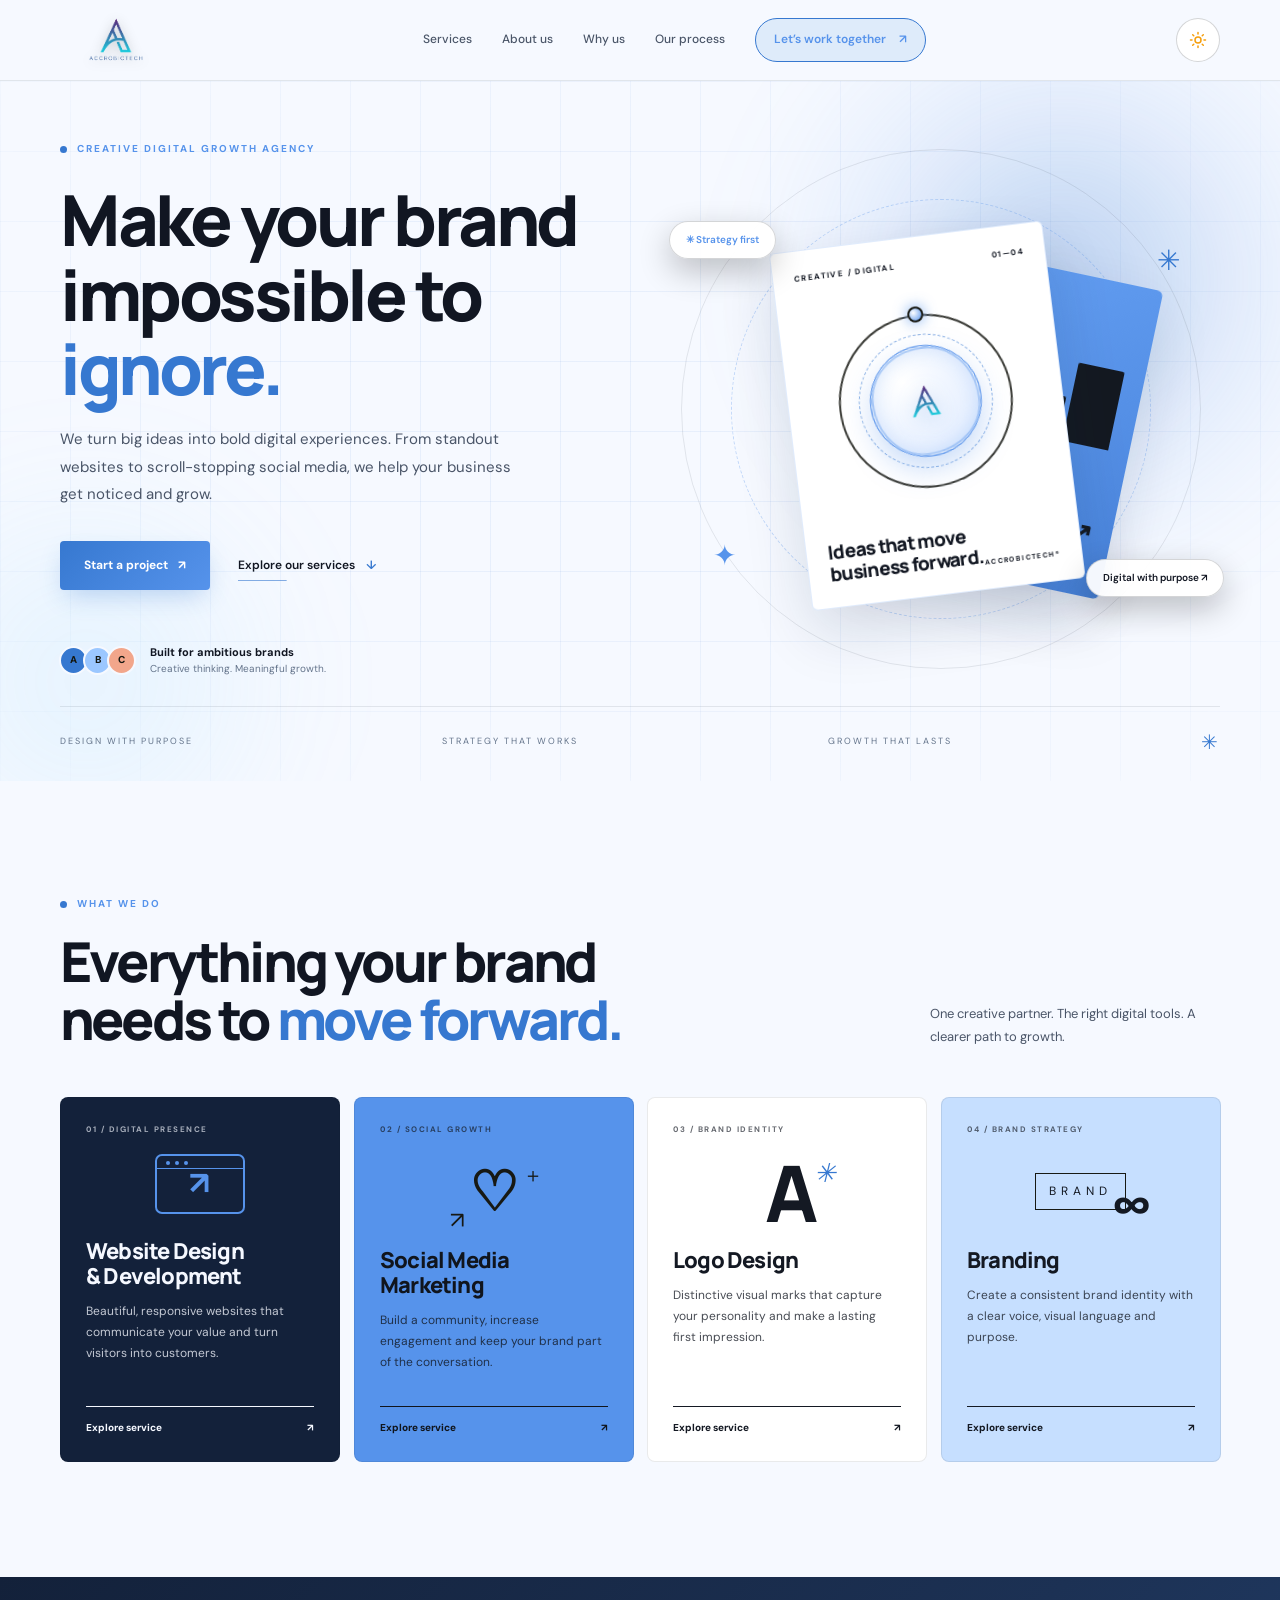
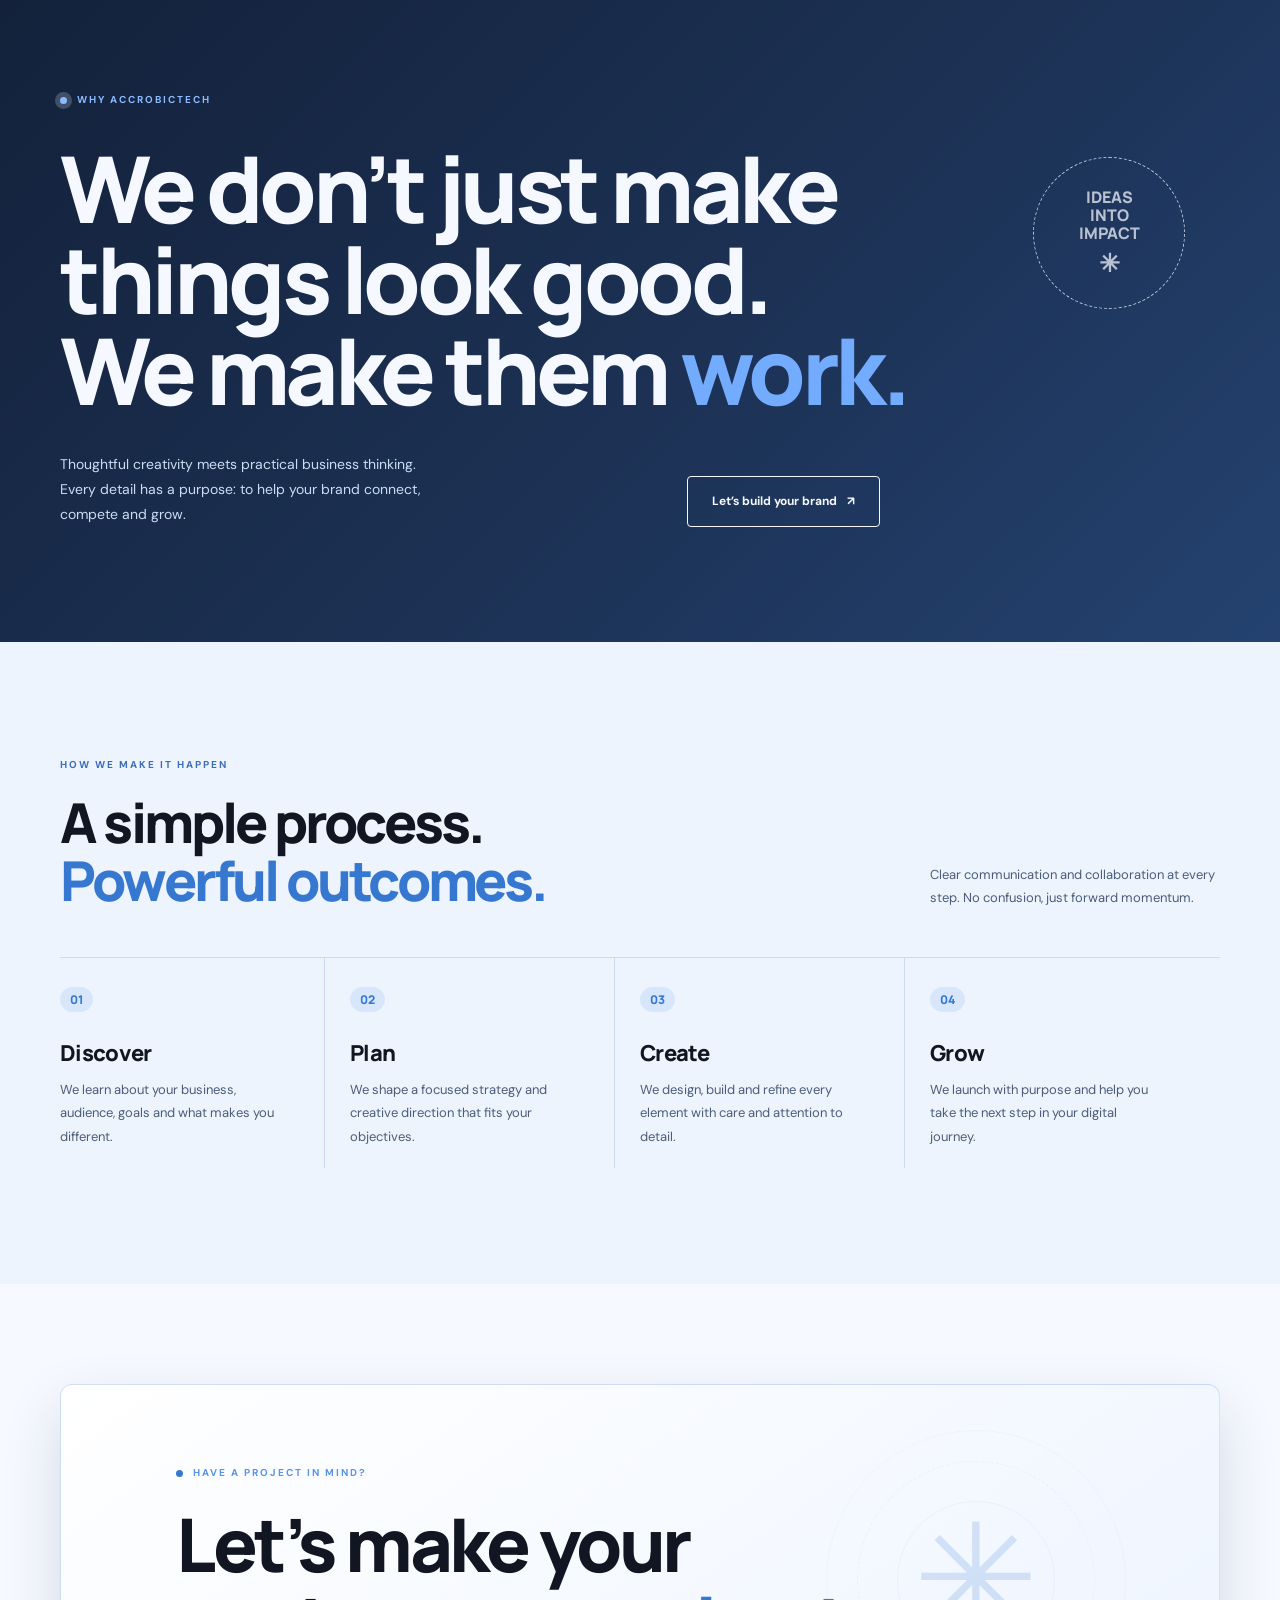
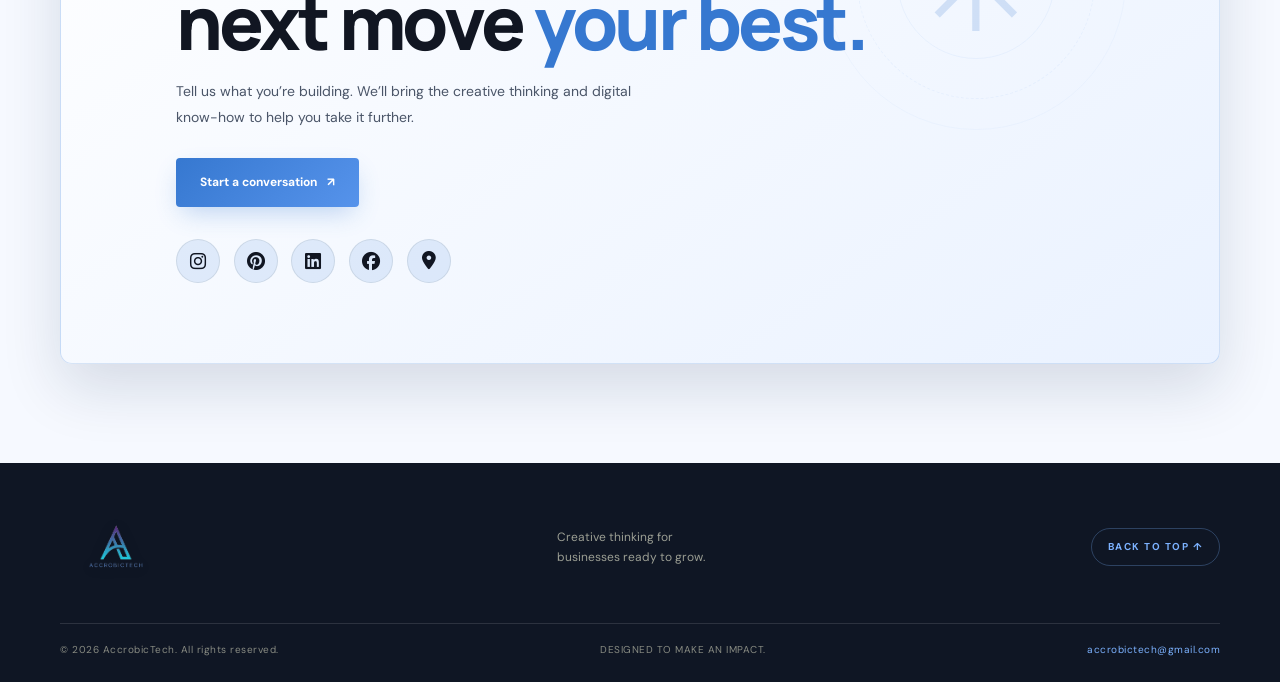
<file: index.html>
<!DOCTYPE html>
<html lang="en" data-theme="dark">

<head>
  <script>
    (function () {
      try {
        var saved = localStorage.getItem('accrobic-theme');
        var theme = saved === 'light' || saved === 'dark'
          ? saved
          : (window.matchMedia && window.matchMedia('(prefers-color-scheme: light)').matches ? 'light' : 'dark');
        document.documentElement.setAttribute('data-theme', theme);
      } catch (e) { }
    })();
  </script>
  <script type="application/ld+json">
{
  "@context": "https://schema.org",
  "@type": "Organization",
  "name": "Accrobictech Solutions",
  "alternateName": "Accrobictech",
  "url": "https://www.accrobictech.in/",
  "description": "Digital business growth agency providing website design, social media marketing, logo design and branding."
}
</script>
  <meta charset="UTF-8">
  <meta name="viewport" content="width=device-width, initial-scale=1.0">
  <meta name="description" content="AccrobicTech is a digital growth agency offering
professional website design, social media marketing,
logo design and branding services.">
  <title>AccrobicTech Solutions | Website Design &amp; Digital Marketing Agency</title>
  <link rel="icon" type="image/png" href="assets/accrobictech-icon-transparent.png">
  <link rel="preconnect" href="https://fonts.googleapis.com">
  <link rel="preconnect" href="https://fonts.gstatic.com" crossorigin>
  <link rel="stylesheet" href="https://cdnjs.cloudflare.com/ajax/libs/font-awesome/6.7.2/css/all.min.css"
    crossorigin="anonymous" referrerpolicy="no-referrer" />

  <link
    href="https://fonts.googleapis.com/css2?family=DM+Sans:wght@400;500;600;700&family=Manrope:wght@400;500;600;700;800&display=swap"
    rel="stylesheet">
  <link rel="stylesheet" href="style.css">

  <meta name="robots" content="index, follow">
  <link rel="canonical" href="https://www.accrobictech.in/">
</head>

<body>
  <div class="scroll-progress" aria-hidden="true"></div>

  <header class="site-header">
    <nav class="nav container" aria-label="Main navigation">
      <a class="brand" href="#home" aria-label="AccrobicTech home">
        <img class="brand-logo" src="assets/accrobictech-logo-transparent.png" alt="AccrobicTech official logo">
      </a>

      <div class="nav-links">
        <a href="#services">Services</a>
        <a href="about.html#about">About us</a>
        <a href="#work">Why us</a>
        <a href="#process">Our process</a>
        <a class="nav-cta" href="#contact">Let’s work together <span>↗</span></a>
      </div>

      <div class="nav-actions">
        <button class="theme-toggle" id="theme-toggle" type="button" aria-label="Switch to light mode"
          title="Toggle dark/light mode">
          <svg class="icon-sun" viewBox="0 0 24 24" fill="none" stroke="currentColor" stroke-width="2"
            stroke-linecap="round" stroke-linejoin="round" aria-hidden="true">
            <circle cx="12" cy="12" r="4"></circle>
            <path
              d="M12 2v2M12 20v2M4.93 4.93l1.41 1.41M17.66 17.66l1.41 1.41M2 12h2M20 12h2M6.34 17.66l-1.41 1.41M19.07 4.93l-1.41 1.41">
            </path>
          </svg>
          <svg class="icon-moon" viewBox="0 0 24 24" fill="none" stroke="currentColor" stroke-width="2"
            stroke-linecap="round" stroke-linejoin="round" aria-hidden="true">
            <path d="M21 12.79A9 9 0 1 1 11.21 3 7 7 0 0 0 21 12.79z"></path>
          </svg>
        </button>
        <button class="menu-toggle" aria-label="Toggle navigation" aria-expanded="false">
          <span></span><span></span>
        </button>
      </div>
    </nav>
  </header>

  <main>
    <section class="hero" id="home">
      <div class="hero-grid"></div>
      <div class="container hero-content">
        <div class="hero-copy">
          <div class="eyebrow"><span class="pulse"></span> CREATIVE DIGITAL GROWTH AGENCY</div>
          <h1>Make your brand<br> impossible to <em>ignore.</em></h1>
          <p class="hero-text">We turn big ideas into bold digital experiences. From standout websites to
            scroll-stopping social media, we help your business get noticed and grow.</p>
          <div class="hero-actions">
            <a class="btn btn-primary" href="#contact">Start a project <span>↗</span></a>
            <a class="text-link" href="#services">Explore our services <span>↓</span></a>
          </div>
          <div class="hero-proof">
            <div class="proof-avatars"><span>A</span><span>B</span><span>C</span></div>
            <p><strong>Built for ambitious brands</strong><br>Creative thinking. Meaningful growth.</p>
          </div>
        </div>

        <div class="hero-art" aria-label="Abstract creative digital design illustration">
          <div class="hero-bubbles" aria-hidden="true">
            <span class="hero-bubble b1"></span>
            <span class="hero-bubble b2"></span>
            <span class="hero-bubble b3"></span>
            <span class="hero-bubble b4"></span>
            <span class="hero-bubble b5"></span>
            <span class="hero-bubble b6"></span>
            <span class="hero-bubble b7"></span>
            <span class="hero-bubble b8"></span>
            <span class="hero-bubble b9"></span>
            <span class="hero-bubble b10"></span>
          </div>
          <div class="hero-art-stage">
            <div class="orbit orbit-one"></div>
            <div class="orbit orbit-two"></div>
            <div class="art-card card-back">
              <span class="tiny-label">YOUR BRAND</span>
              <div class="mini-bars"><i></i><i></i><i></i><i></i></div>
              <b>GROWTH<br>MODE<span>↗</span></b>
            </div>
            <div class="art-card card-front">
              <div class="art-top"><span>CREATIVE / DIGITAL</span><span>01—04</span></div>
              <div class="abstract-symbol">
                <div class="bubble-ring r1"></div>
                <div class="bubble-ring r2"></div>
                <div class="bubble-ring r3"></div>
                <div class="symbol-ring"></div>
                <div class="symbol-orbit-track">
                  <div class="symbol-dot"></div>
                </div>
                <div class="symbol-core">
                  <img class="hero-logo-mark" src="assets/accrobictech-icon-transparent.png"
                    alt="AccrobicTech animated logo mark">
                </div>
              </div>
              <div class="art-bottom"><b>Ideas that move<br>business forward.</b><span>ACCROBICTECH®</span></div>
            </div>
            <div class="floating-tag tag-one">✳ Strategy first</div>
            <div class="floating-tag tag-two">Digital with purpose ↗</div>
            <div class="spark spark-one">✳</div>
            <div class="spark spark-two">✦</div>
          </div>
        </div>
      </div>
      <div class="hero-bottom container">
        <span>DESIGN WITH PURPOSE</span>
        <span>STRATEGY THAT WORKS</span>
        <span>GROWTH THAT LASTS</span>
        <span>✳</span>
      </div>
    </section>

    <section class="services section-pad" id="services">
      <div class="container">
        <div class="section-heading" data-reveal>
          <div>
            <div class="eyebrow"><span class="pulse"></span> WHAT WE DO</div>
            <h2>Everything your brand<br>needs to <em>move forward.</em></h2>
          </div>
          <p>One creative partner. The right digital tools. A clearer path to growth.</p>
        </div>
        <div class="service-grid">
          <article class="service-card service-dark" data-reveal style="--reveal-delay: 0ms;">
            <div class="service-number">01 / DIGITAL PRESENCE</div>
            <div class="service-icon browser-icon"><span></span><span></span><span></span><b>↗</b></div>
            <h3>Website Design<br>&amp; Development</h3>
            <p>Beautiful, responsive websites that communicate your value and turn visitors into customers.</p>
            <a href="#contact" aria-label="Enquire about website design">Explore service <span>↗</span></a>
          </article>
          <article class="service-card service-lime" data-reveal style="--reveal-delay: 90ms;">
            <div class="service-number">02 / SOCIAL GROWTH</div>
            <div class="service-icon social-icon"><b>♡</b><i>＋</i><span>↗</span></div>
            <h3>Social Media<br>Marketing</h3>
            <p>Build a community, increase engagement and keep your brand part of the conversation.</p>
            <a href="#contact" aria-label="Enquire about social media marketing">Explore service <span>↗</span></a>
          </article>
          <article class="service-card service-cream" data-reveal style="--reveal-delay: 180ms;">
            <div class="service-number">03 / BRAND IDENTITY</div>
            <div class="service-icon logo-icon"><span>A</span><i>✳</i></div>
            <h3>Logo Design</h3>
            <p>Distinctive visual marks that capture your personality and make a lasting first impression.</p>
            <a href="#contact" aria-label="Enquire about logo design">Explore service <span>↗</span></a>
          </article>
          <article class="service-card service-purple" data-reveal style="--reveal-delay: 270ms;">
            <div class="service-number">04 / BRAND STRATEGY</div>
            <div class="service-icon brand-icon"><span>BRAND</span><b>∞</b></div>
            <h3>Branding</h3>
            <p>Create a consistent brand identity with a clear voice, visual language and purpose.</p>
            <a href="#contact" aria-label="Enquire about branding">Explore service <span>↗</span></a>
          </article>
        </div>
      </div>
    </section>

    <section class="statement section-pad" id="work">
      <div class="container statement-inner" data-reveal="scale-up">
        <div class="eyebrow"><span class="pulse"></span> WHY ACCROBICTECH</div>
        <h2>We don’t just make<br>things look good.<br>We make them <em>work.</em></h2>
        <div class="statement-foot">
          <p>Thoughtful creativity meets practical business thinking. Every detail has a purpose: to help your brand
            connect, compete and grow.</p>
          <a class="btn btn-outline" href="#contact">Let’s build your brand <span>↗</span></a>
        </div>
        <div class="statement-stamp">IDEAS<br>INTO<br>IMPACT <span>✳</span></div>
      </div>
    </section>

    <section class="process section-pad" id="process">
      <div class="container">
        <div class="section-heading" data-reveal>
          <div>
            <div class="eyebrow dark-eyebrow">HOW WE MAKE IT HAPPEN</div>
            <h2>A simple process.<br><em>Powerful outcomes.</em></h2>
          </div>
          <p>Clear communication and collaboration at every step. No confusion, just forward momentum.</p>
        </div>
        <div class="process-grid">
          <div class="process-step" data-reveal style="--reveal-delay: 0ms;">
            <span>01</span>
            <h3>Discover</h3>
            <p>We learn about your business, audience, goals and what makes you different.</p>
          </div>
          <div class="process-step" data-reveal style="--reveal-delay: 90ms;">
            <span>02</span>
            <h3>Plan</h3>
            <p>We shape a focused strategy and creative direction that fits your objectives.</p>
          </div>
          <div class="process-step" data-reveal style="--reveal-delay: 180ms;">
            <span>03</span>
            <h3>Create</h3>
            <p>We design, build and refine every element with care and attention to detail.</p>
          </div>
          <div class="process-step" data-reveal style="--reveal-delay: 270ms;">
            <span>04</span>
            <h3>Grow</h3>
            <p>We launch with purpose and help you take the next step in your digital journey.</p>
          </div>
        </div>
      </div>
    </section>

    <section class="cta-section" id="contact">
      <div class="container cta-box" data-reveal="scale-up">
        <div class="cta-orb">✳</div>
        <div class="eyebrow"><span class="pulse"></span> HAVE A PROJECT IN MIND?</div>
        <h2>Let’s make your<br>next move <em>your best.</em></h2>
        <p>Tell us what you’re building. We’ll bring the creative thinking and digital know-how to help you take it
          further.</p>
        <a class="btn btn-primary" href="mailto:accrobictech@gmail.com?subject=Let's%20work%20together">Start a
          conversation <span>↗</span></a>
        <div class="social_med">
          <div class="fivon"><a href="https://instagram.com/accrobictech.in" aria-label="Instagram"><i
                class="fa-brands fa-instagram"></i></a></div>
          <div class="fivon"><a href="https://pinterest.com/accrobictech" aria-label="Pinterest"><i
                class="fa-brands fa-pinterest"></i></a></div>
          <div class="fivon"><a href="https://www.linkedin.com/in/accrobictech-solutions-b8b7983b8/"
              aria-label="LinkedIn"><i class="fa-brands fa-linkedin"></i></a></div>
          <div class="fivon"><a href="https://www.facebook.com/profile.php?id=61596257777626" aria-label="Facebook"><i
                class="fa-brands fa-facebook"></i></a></div>
          <div class="fivon"><a href="https://share.google/N40uCwZXlR7shcRYh" aria-label="Location"><i
                class="fa-solid fa-location-dot"></i></a></div>
        </div>
      </div>
    </section>
  </main>

  <footer class="footer">
    <div class="container footer-top">
      <a class="brand footer-brand" href="#home">
        <img class="brand-logo" src="assets/accrobictech-logo-transparent.png" alt="AccrobicTech official logo">
      </a>
      <p>Creative thinking for<br>businesses ready to grow.</p>
      <a class="back-top" href="#home">BACK TO TOP ↑</a>
    </div>
    <div class="container footer-bottom">
      <span>© <span id="year"></span> AccrobicTech. All rights reserved.</span>
      <span>DESIGNED TO MAKE AN IMPACT.</span>
      <a href="mailto:accrobictech@gmail.com">accrobictech@gmail.com</a>
    </div>
  </footer>
  <script src="script.js"></script>

</body>

</html>
</file>
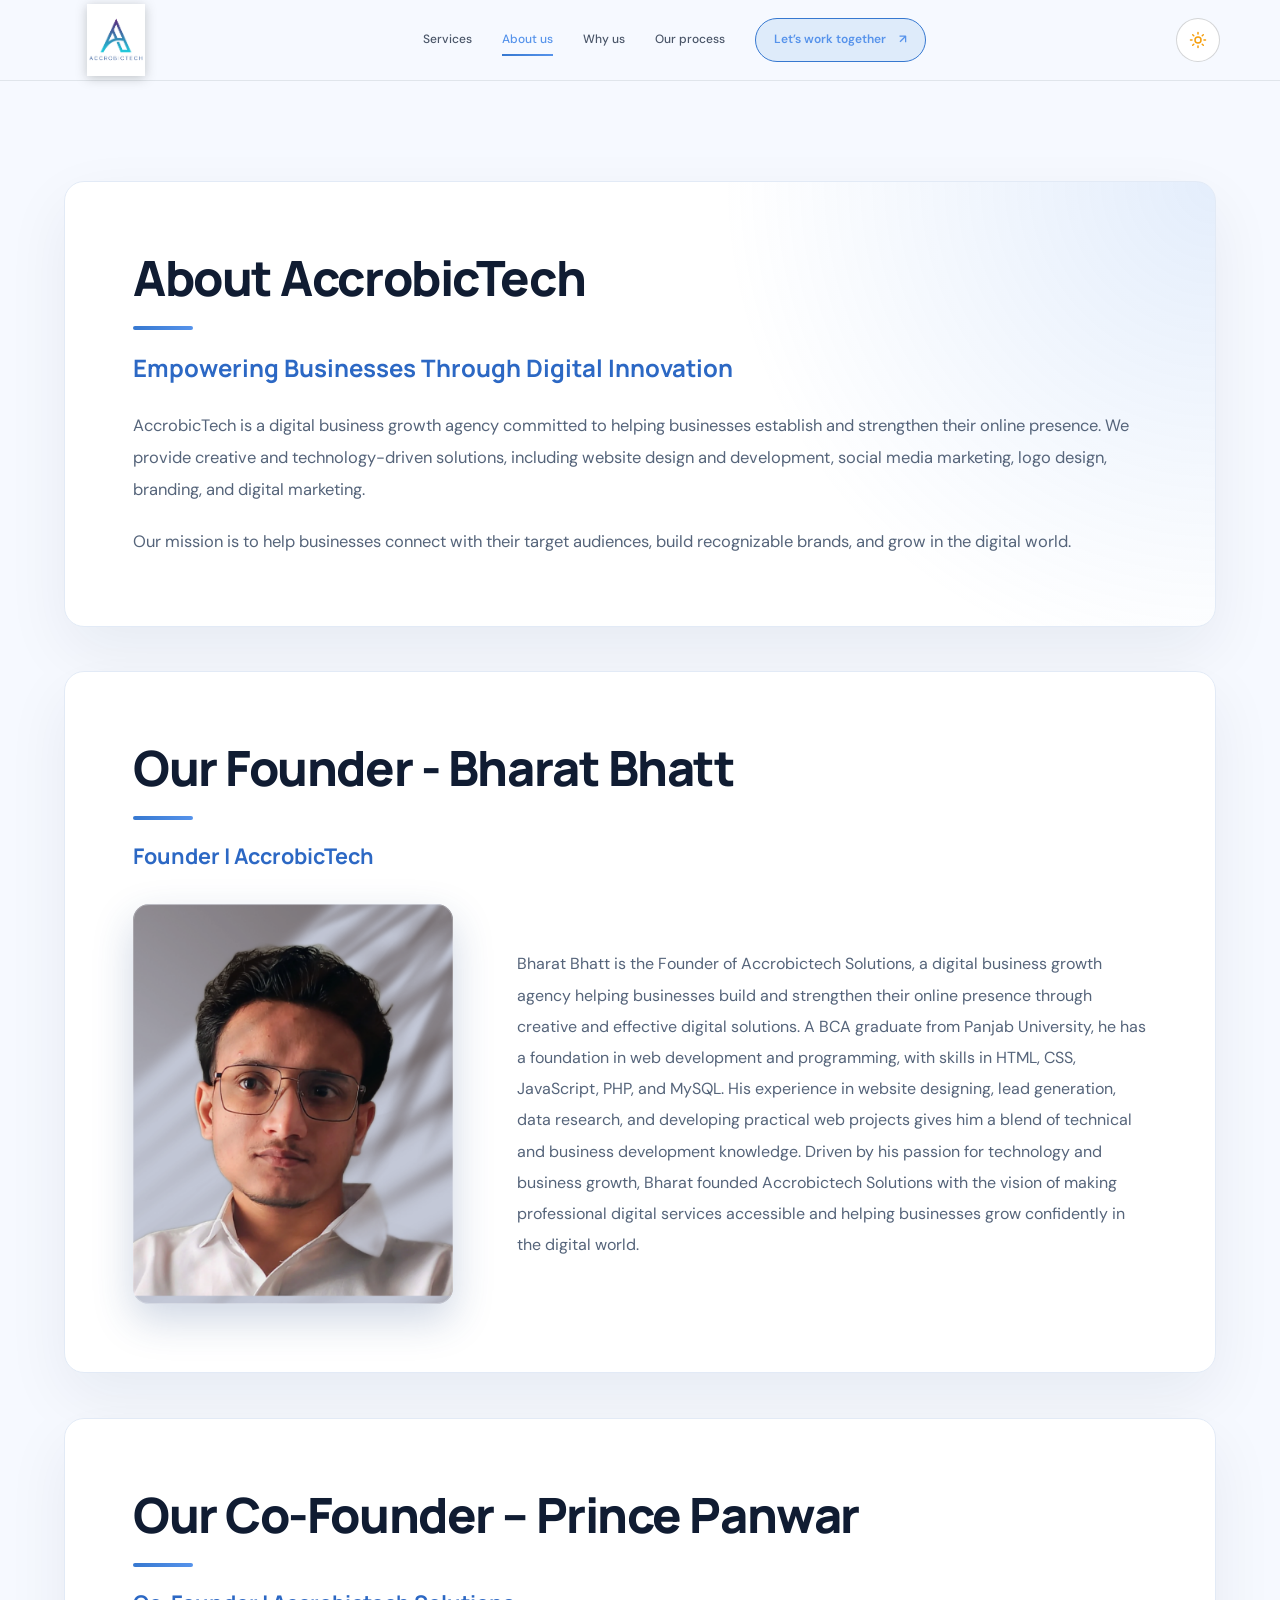
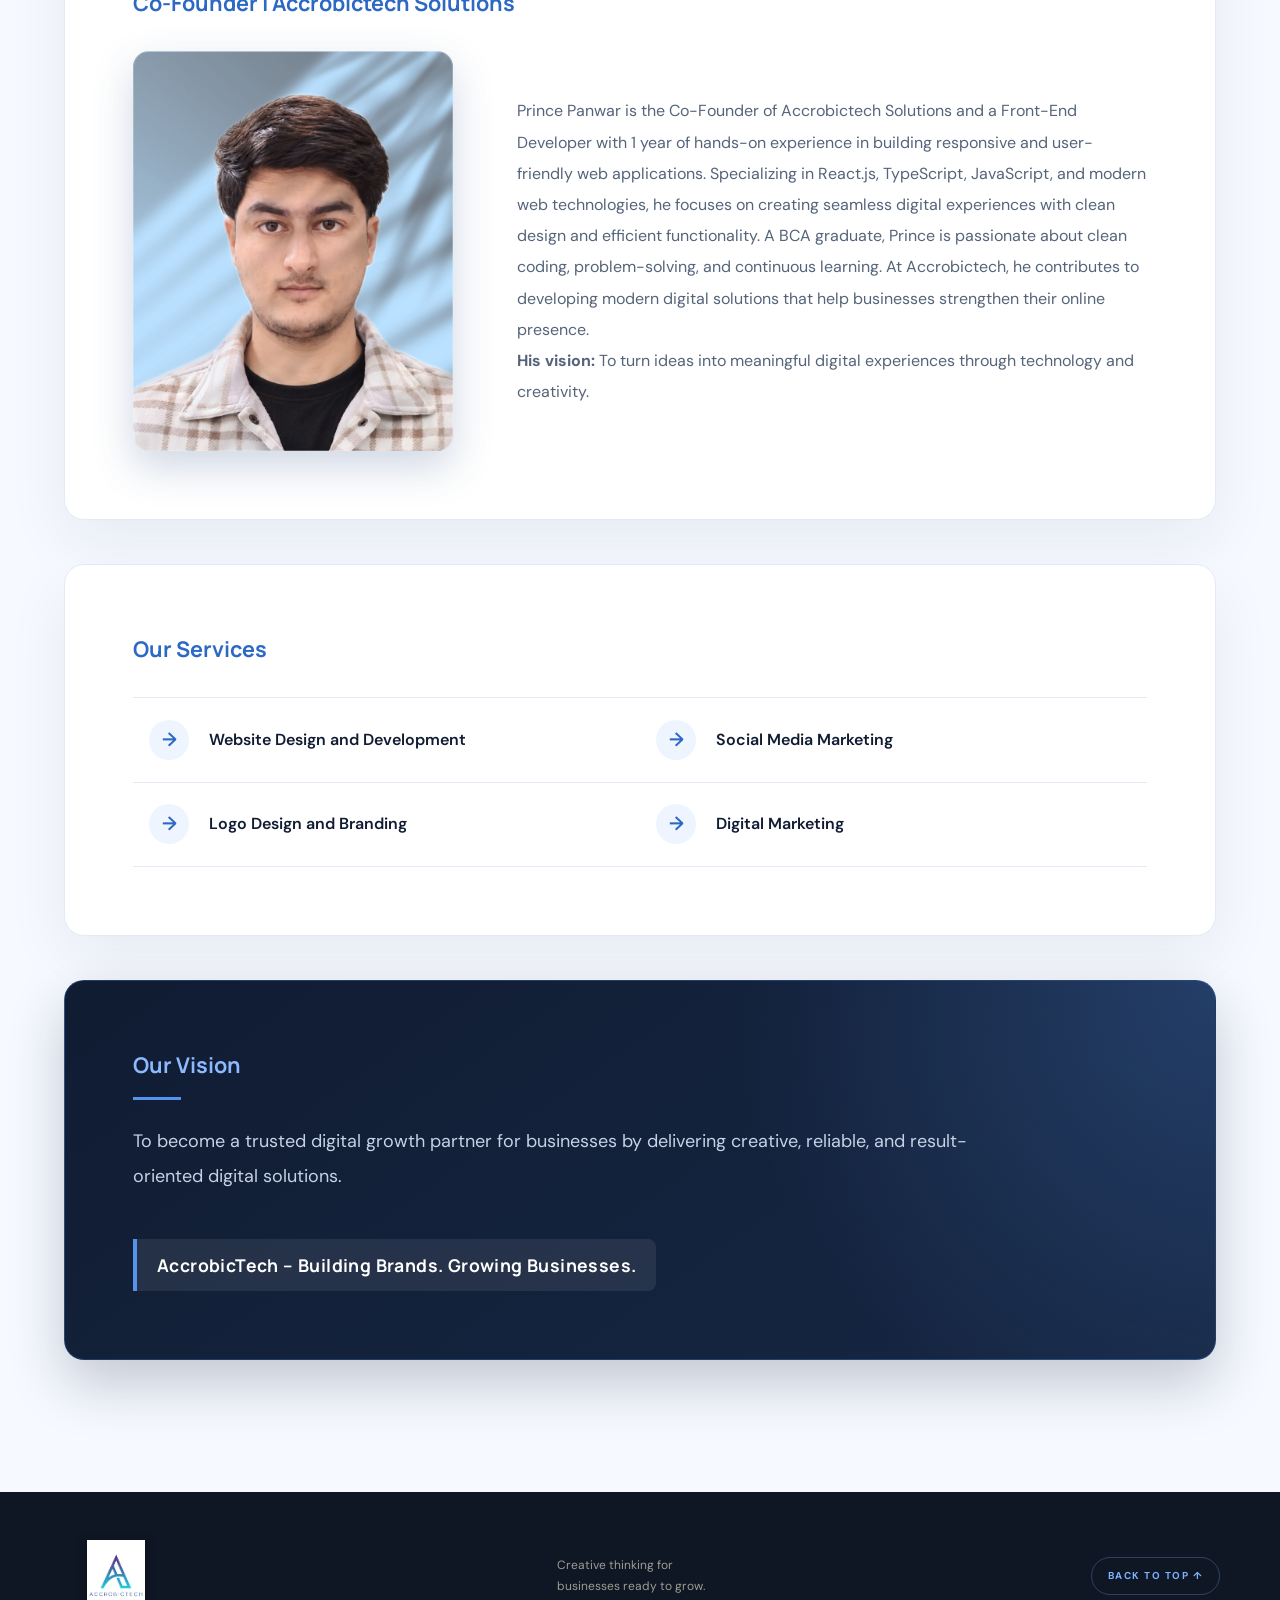
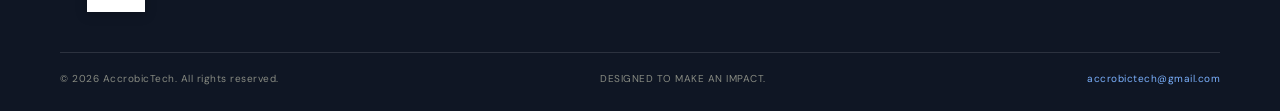
<file: about.html>
<!DOCTYPE html>
<html lang="en" data-theme="dark">

<head>
    <script>
        (function () {
            try {
                var saved = localStorage.getItem('accrobic-theme');
                var theme = saved === 'light' || saved === 'dark'
                    ? saved
                    : (window.matchMedia && window.matchMedia('(prefers-color-scheme: light)').matches ? 'light' : 'dark');
                document.documentElement.setAttribute('data-theme', theme);
            } catch (e) { }
        })();
    </script>
    <meta charset="UTF-8">
    <meta name="viewport" content="width=device-width, initial-scale=1.0">
    <title>About AccrobicTech | Founder Bharat Bhatt</title>
    <link rel="icon" type="image/png" href="assets/accrobictech-logo.png">

    <!-- SEO Meta Description -->
    <meta name="description"
        content="Learn about AccrobicTech, founded by Bharat Bhatt. We provide website design and development, social media marketing, logo design, branding and digital marketing services.">

    <!-- SEO Keywords -->
    <meta name="keywords"
        content="AccrobicTech, AccrobicTech Solutions, AccrobicTech Founder, Bharat Bhatt, Digital Marketing Agency, Website Designing, Social Media Marketing, Logo Design, Branding">

    <!-- Author -->
    <meta name="author" content="Bharat Bhatt">

    <!-- Canonical URL -->
    <link rel="canonical" href="https://www.accrobictech.in/about-us">

    <!-- Open Graph SEO -->
    <meta property="og:type" content="website">
    <meta property="og:title" content="About Us | Founder - Bharat Bhatt">
    <meta property="og:description"
        content="Discover AccrobicTech, a digital business growth agency founded by Bharat Bhatt.">
    <meta property="og:url" content="https://www.accrobictech.in/about-us">
    <meta property="og:site_name" content="AccrobicTech">
    <meta property="og:image" content="https://www.accrobictech.in/founders/bharat%20bhatt.jpeg">

    <!-- Google Fonts -->
    <link rel="preconnect" href="https://fonts.googleapis.com">
    <link rel="preconnect" href="https://fonts.gstatic.com" crossorigin>
    <link
        href="https://fonts.googleapis.com/css2?family=DM+Sans:wght@400;500;600;700&family=Manrope:wght@400;500;600;700;800&display=swap"
        rel="stylesheet">

    <!-- CSS -->
    <link rel="stylesheet" href="style.css">
    <link rel="stylesheet" href="styles.css">

    <!-- Organization and Founder Structured Data -->
    <script type="application/ld+json">
    {
      "@context": "https://schema.org",
      "@graph": [
        {
          "@type": "Organization",
          "@id": "https://www.accrobictech.in/#organization",
          "name": "AccrobicTech",
          "url": "https://www.accrobictech.in/",
          "description": "AccrobicTech is a digital business growth agency offering website design and development, social media marketing, logo design, branding and digital marketing services.",
          "founder": {
            "@id": "https://www.accrobictech.in/about-us#bharat-bhatt"
          }
        },
        {
          "@type": "Person",
          "@id": "https://www.accrobictech.in/about-us#bharat-bhatt",
          "name": "Bharat Bhatt",
          "jobTitle": "Founder",
          "image": "https://www.accrobictech.in/founders/bharat%20bhatt.jpeg",
          "worksFor": {
            "@id": "https://www.accrobictech.in/#organization"
          },
          "url": "https://www.accrobictech.in/about-us"
        }
      ]
    }
    </script>
</head>

<body id="top">
    <div class="scroll-progress" aria-hidden="true"></div>

    <header class="site-header">
        <nav class="nav container" aria-label="Main navigation">
            <a class="brand" href="index.html#home" aria-label="AccrobicTech home">
                <img class="brand-logo" src="assets/accrobictech-logo.png" alt="AccrobicTech official logo">
            </a>

            <div class="nav-links">
                <a href="index.html#services">Services</a>
                <a href="about.html#about" class="active">About us</a>
                <a href="index.html#work">Why us</a>
                <a href="index.html#process">Our process</a>
                <a class="nav-cta" href="index.html#contact">Let’s work together <span>↗</span></a>
            </div>

            <div class="nav-actions">
                <button class="theme-toggle" id="theme-toggle" type="button" aria-label="Switch to light mode"
                    title="Toggle dark/light mode">
                    <svg class="icon-sun" viewBox="0 0 24 24" fill="none" stroke="currentColor" stroke-width="2"
                        stroke-linecap="round" stroke-linejoin="round" aria-hidden="true">
                        <circle cx="12" cy="12" r="4"></circle>
                        <path
                            d="M12 2v2M12 20v2M4.93 4.93l1.41 1.41M17.66 17.66l1.41 1.41M2 12h2M20 12h2M6.34 17.66l-1.41 1.41M19.07 4.93l-1.41 1.41">
                        </path>
                    </svg>
                    <svg class="icon-moon" viewBox="0 0 24 24" fill="none" stroke="currentColor" stroke-width="2"
                        stroke-linecap="round" stroke-linejoin="round" aria-hidden="true">
                        <path d="M21 12.79A9 9 0 1 1 11.21 3 7 7 0 0 0 21 12.79z"></path>
                    </svg>
                </button>
                <button class="menu-toggle" aria-label="Toggle navigation" aria-expanded="false">
                    <span></span><span></span>
                </button>
            </div>
        </nav>
    </header>

    <main>
        <section class="about-section" id="about">
            <div class="ab_acc" data-reveal>
                <h1>About AccrobicTech</h1>
                <h3>Empowering Businesses Through Digital Innovation</h3>
                <p>AccrobicTech is a digital business growth agency committed to helping businesses establish and
                    strengthen their online presence. We provide creative and technology-driven solutions, including
                    website design and development, social media marketing, logo design, branding, and digital
                    marketing.</p>

                <p>Our mission is to help businesses connect with their target audiences, build recognizable brands, and
                    grow in the digital world.</p>
            </div>

            <div class="ab_acc" data-reveal>
                <h1>Our Founder - Bharat Bhatt</h1>
                <h3> Founder | AccrobicTech</h3>
                <div class="founder_img">
                    <img src="founders/Founder.png" alt="Bharat Bhatt">
                </div>
                <p>Bharat Bhatt is the Founder of Accrobictech Solutions, a digital business growth agency helping
                    businesses build and strengthen their online presence through creative and effective digital
                    solutions.

                    A BCA graduate from Panjab University, he has a foundation in web development and programming, with
                    skills in HTML, CSS, JavaScript, PHP, and MySQL. His experience in website designing, lead
                    generation, data research, and developing practical web projects gives him a blend of technical and
                    business development knowledge.

                    Driven by his passion for technology and business growth, Bharat founded Accrobictech Solutions with
                    the vision of making professional digital services accessible and helping businesses grow
                    confidently in the digital world.</p>
            </div>
            <div class="ab_acc" data-reveal>
                <h1>Our Co-Founder – Prince Panwar</h1>
                <h3>Co-Founder | Accrobictech Solutions</h3>
                <div class="founder_img">
                    <img src="founders/co_founder.jpeg" alt="Prince Panwar">
                </div>
                <p>Prince Panwar is the Co-Founder of Accrobictech Solutions and a Front-End Developer with 1 year of
                    hands-on experience in building responsive and user-friendly web applications. Specializing in
                    React.js, TypeScript, JavaScript, and modern web technologies, he focuses on creating seamless
                    digital experiences with clean design and efficient functionality.

                    A BCA graduate, Prince is passionate about clean coding, problem-solving, and continuous learning.
                    At Accrobictech, he contributes to developing modern digital solutions that help businesses
                    strengthen their online presence.<br>
                    <b> His vision:</b> To turn ideas into meaningful digital experiences through technology and
                    creativity.
                </p>


            </div>

            <div class="ab_acc" data-reveal>
                <h3>Our Services</h3>
                <ul>
                    <li>Website Design and Development</li>
                    <li>Social Media Marketing</li>
                    <li>Logo Design and Branding</li>
                    <li>Digital Marketing</li>
                </ul>
            </div>

            <div class="ab_acc" data-reveal="scale-up">
                <h3>Our Vision</h3>
                <p>To become a trusted digital growth partner for businesses by delivering creative, reliable, and
                    result-oriented digital solutions.</p>
                <strong>AccrobicTech – Building Brands. Growing Businesses.</strong>
            </div>
        </section>
    </main>

    <footer class="footer">
        <div class="container footer-top">
            <a class="brand footer-brand" href="index.html#home">
                <img class="brand-logo" src="assets/accrobictech-logo.png" alt="AccrobicTech official logo">
            </a>
            <p>Creative thinking for<br>businesses ready to grow.</p>
            <a class="back-top" href="#top">BACK TO TOP ↑</a>
        </div>
        <div class="container footer-bottom">
            <span>© <span id="year"></span> AccrobicTech. All rights reserved.</span>
            <span>DESIGNED TO MAKE AN IMPACT.</span>
            <a href="mailto:accrobictech@gmail.com">accrobictech@gmail.com</a>
        </div>
    </footer>

    <script src="script.js"></script>
</body>

</html>
</file>
<file: style.css>
/* ==========================================
   ACCROBICTECH | MAIN STYLESHEET
   Supports Dark (default) & Light themes
   ========================================== */

:root,
[data-theme="dark"] {
    --bg-primary: #0c0e12;
    --bg-secondary: #12151c;
    --bg-elevated: #182233;
    --bg-header: rgba(12, 14, 18, 0.82);
    --bg-mobile-nav: #11141b;
    --bg-footer: #08090c;
    --bg-card-front: #eeeae0;
    --ink-card-front: #181a15;

    --text-primary: #f5f5ef;
    --text-secondary: #aeb3be;
    --text-muted: #7c8290;
    --text-on-accent: #0f141e;

    --accent: #5693eb;
    --accent-bright: #7cb2ff;
    --accent-deep: #3678d0;
    --accent-soft: rgba(86, 147, 235, 0.14);
    --accent-glow: rgba(86, 147, 235, 0.42);

    --border-subtle: rgba(255, 255, 255, 0.09);
    --border-strong: rgba(255, 255, 255, 0.18);
    --grid-line: rgba(255, 255, 255, 0.045);

    --shadow-card: 0 25px 70px rgba(0, 0, 0, 0.55);
    --shadow-hover: 0 20px 45px rgba(86, 147, 235, 0.22);

    /* Section-specific themeable tokens */
    --statement-bg: linear-gradient(135deg, #4f8ce6 0%, #5693eb 52%, #3d7ad4 100%);
    --statement-ink: #11151d;
    --statement-eyebrow: #e7f0ff;
    --statement-em: #ffffff;
    --statement-body: #dceaff;

    --process-bg: #edf4ff;
    --process-ink: #141923;
    --process-muted: #52647d;
    --process-border: #cbd9eb;

    --service-dark-bg: #172233;
    --service-dark-ink: #f5f5ef;
    --service-lime-bg: #5693eb;
    --service-cream-bg: #edf4ff;
    --service-purple-bg: #9bc7ff;

    --cta-box-bg: linear-gradient(145deg, #162234 0%, #101826 100%);
    --cta-box-border: rgba(86, 147, 235, 0.24);
    --floating-tag-bg: rgba(23, 35, 53, 0.92);
}

[data-theme="light"] {
    --bg-primary: #f6f9ff;
    --bg-secondary: #ffffff;
    --bg-elevated: #eaf1fd;
    --bg-header: rgba(246, 249, 255, 0.85);
    --bg-mobile-nav: #ffffff;
    --bg-footer: #0f1624;
    --bg-card-front: #ffffff;
    --ink-card-front: #121722;

    --text-primary: #111622;
    --text-secondary: #4a5568;
    --text-muted: #64748b;
    --text-on-accent: #ffffff;

    --accent: #3678d0;
    --accent-bright: #5693eb;
    --accent-deep: #245eb0;
    --accent-soft: rgba(54, 120, 208, 0.12);
    --accent-glow: rgba(54, 120, 208, 0.32);

    --border-subtle: rgba(17, 22, 34, 0.09);
    --border-strong: rgba(17, 22, 34, 0.18);
    --grid-line: rgba(54, 120, 208, 0.075);

    --shadow-card: 0 24px 60px rgba(17, 34, 68, 0.14);
    --shadow-hover: 0 18px 40px rgba(54, 120, 208, 0.24);

    --statement-bg: linear-gradient(135deg, #13213a 0%, #1c3154 55%, #244270 100%);
    --statement-ink: #f5f8ff;
    --statement-eyebrow: #8cbaff;
    --statement-em: #73acff;
    --statement-body: #cbdcf5;

    --process-bg: #eef4fe;
    --process-ink: #111622;
    --process-muted: #4b5d78;
    --process-border: #cddbf0;

    --service-dark-bg: #13213a;
    --service-dark-ink: #f5f8ff;
    --service-lime-bg: #5693eb;
    --service-cream-bg: #ffffff;
    --service-purple-bg: #c6dfff;

    --cta-box-bg: linear-gradient(145deg, #ffffff 0%, #eaf2ff 100%);
    --cta-box-border: rgba(54, 120, 208, 0.2);
    --floating-tag-bg: rgba(255, 255, 255, 0.94);
}

* {
    box-sizing: border-box;
    margin: 0;
    padding: 0;
}

html {
    scroll-behavior: smooth;
}

body {
    font-family: "DM Sans", sans-serif;
    background: var(--bg-primary);
    color: var(--text-primary);
    line-height: 1.6;
    overflow-x: hidden;
    transition: background-color 0.3s cubic-bezier(0.22, 1, 0.36, 1),
        color 0.3s ease;
    animation: pageFadeIn 0.3s cubic-bezier(0.22, 1, 0.36, 1) both;
}

a {
    color: inherit;
    text-decoration: none;
}

button {
    font-family: inherit;
}

.container {
    width: min(1160px, calc(100% - 48px));
    margin: auto;
}

/* Scroll Progress Bar */
.scroll-progress {
    position: fixed;
    top: 0;
    left: 0;
    height: 3px;
    width: 0%;
    z-index: 100;
    background: linear-gradient(90deg, var(--accent), #7dd3fc, #818cf8);
    box-shadow: 0 0 12px var(--accent-glow);
    pointer-events: none;
    transition: width 0.08s linear;
}

/* Announcement */
.announcement {
    height: 34px;
    background: var(--accent);
    color: var(--text-on-accent);
    text-align: center;
    font-size: 11px;
    font-weight: 700;
    letter-spacing: 0.04em;
    display: flex;
    align-items: center;
    justify-content: center;
}

.announcement a {
    margin-left: 8px;
    text-decoration: underline;
}

/* ==========================================
   HEADER & NAVIGATION
   ========================================== */
.site-header {
    background: var(--bg-header);
    backdrop-filter: blur(14px);
    -webkit-backdrop-filter: blur(14px);
    position: sticky;
    top: 0;
    z-index: 50;
    border-bottom: 1px solid var(--border-subtle);
    transition: background-color 0.3s ease, border-color 0.3s ease, box-shadow 0.3s ease;
}

.site-header.scrolled {
    box-shadow: 0 10px 35px rgba(0, 0, 0, 0.16);
    border-bottom-color: var(--border-strong);
}

.nav {
    height: 80px;
    display: flex;
    align-items: center;
    justify-content: space-between;
    transition: height 0.3s ease;
}

.site-header.scrolled .nav {
    height: 70px;
}

.brand {
    display: flex;
    align-items: center;
    gap: 10px;
    font: 800 20px Manrope, sans-serif;
    letter-spacing: -1.1px;
    line-height: 1;
}

.brand-logo {
    width: 112px;
    height: 72px;
    object-fit: contain;
    display: block;
    filter: drop-shadow(0 2px 6px rgba(0, 0, 0, 0.22));
    transition: transform 0.3s cubic-bezier(0.22, 1, 0.36, 1), filter 0.3s ease;
    animation: brandEntrance 0.3s cubic-bezier(0.22, 1, 0.36, 1) both;
}

.brand:hover .brand-logo {
    transform: translateY(-2px) scale(1.04);
    filter: drop-shadow(0 6px 16px var(--accent-glow));
}

.nav-actions {
    display: flex;
    align-items: center;
    gap: 14px;
}

.nav-links {
    display: flex;
    align-items: center;
    gap: 30px;
    font-size: 12px;
    font-weight: 500;
    color: var(--text-secondary);
}

.nav-links > a:not(.nav-cta) {
    position: relative;
    padding: 6px 0;
    transition: color 0.3s ease;
}

.nav-links > a:not(.nav-cta)::after {
    content: "";
    position: absolute;
    left: 0;
    bottom: 0;
    width: 100%;
    height: 1.5px;
    background: linear-gradient(90deg, var(--accent), var(--accent-bright));
    transform: scaleX(0);
    transform-origin: right;
    transition: transform 0.3s cubic-bezier(0.22, 1, 0.36, 1);
}

.nav-links > a:not(.nav-cta):hover,
.nav-links > a:not(.nav-cta).active {
    color: var(--accent-bright);
}

.nav-links > a:not(.nav-cta):hover::after,
.nav-links > a:not(.nav-cta).active::after {
    transform: scaleX(1);
    transform-origin: left;
}

.nav-cta {
    position: relative;
    overflow: hidden;
    border: 1px solid var(--accent);
    padding: 11px 18px;
    border-radius: 999px;
    color: var(--accent-bright);
    font-weight: 600;
    background: var(--accent-soft);
    transition: transform 0.3s cubic-bezier(0.22, 1, 0.36, 1),
        background-color 0.3s ease,
        color 0.3s ease,
        box-shadow 0.3s ease;
}

.nav-cta::before {
    content: "";
    position: absolute;
    top: 0;
    left: -120%;
    width: 80%;
    height: 100%;
    background: linear-gradient(120deg, transparent, rgba(255, 255, 255, 0.35), transparent);
    transition: left 0.3s ease;
}

.nav-cta:hover {
    background: var(--accent);
    color: var(--text-on-accent);
    transform: translateY(-2px);
    box-shadow: 0 8px 24px var(--accent-glow);
}

.nav-cta:hover::before {
    left: 140%;
}

.nav-cta span,
.btn span {
    display: inline-block;
    margin-left: 10px;
    transition: transform 0.3s cubic-bezier(0.22, 1, 0.36, 1);
}

.nav-cta:hover span,
.btn:hover span {
    transform: translate(3px, -3px);
}

/* Theme Toggle Button */
.theme-toggle {
    position: relative;
    width: 44px;
    height: 44px;
    border-radius: 50%;
    border: 1px solid var(--border-strong);
    background: var(--bg-secondary);
    color: var(--text-primary);
    display: inline-grid;
    place-items: center;
    cursor: pointer;
    overflow: hidden;
    transition: transform 0.3s cubic-bezier(0.22, 1, 0.36, 1),
        border-color 0.3s ease,
        background-color 0.3s ease,
        box-shadow 0.3s ease;
}

.theme-toggle:hover {
    transform: translateY(-2px) rotate(12deg);
    border-color: var(--accent);
    box-shadow: 0 6px 20px var(--accent-soft);
}

.theme-toggle:active {
    transform: scale(0.92);
}

.theme-toggle svg {
    width: 18px;
    height: 18px;
    position: absolute;
    transition: transform 0.3s cubic-bezier(0.22, 1, 0.36, 1), opacity 0.3s ease;
}

.theme-toggle .icon-sun {
    opacity: 0;
    transform: rotate(-90deg) scale(0.5);
    color: #f59e0b;
}

.theme-toggle .icon-moon {
    opacity: 1;
    transform: rotate(0deg) scale(1);
    color: var(--accent-bright);
}

[data-theme="light"] .theme-toggle .icon-sun {
    opacity: 1;
    transform: rotate(0deg) scale(1);
}

[data-theme="light"] .theme-toggle .icon-moon {
    opacity: 0;
    transform: rotate(90deg) scale(0.5);
}

.menu-toggle {
    display: none;
    background: none;
    border: 0;
    cursor: pointer;
}

/* ==========================================
   HERO SECTION
   ========================================== */
.hero {
    position: relative;
    overflow: hidden;
    min-height: 700px;
    background: var(--bg-primary);
    transition: background-color 0.3s ease;
}

.hero::before {
    content: "";
    position: absolute;
    width: 640px;
    height: 640px;
    right: -8%;
    top: -120px;
    border-radius: 50%;
    background: radial-gradient(circle, var(--accent-glow) 0%, rgba(86, 147, 235, 0.08) 45%, transparent 72%);
    filter: blur(40px);
    pointer-events: none;
    animation: ambientGlow 8s ease-in-out infinite alternate;
}

.hero::after {
    content: "";
    position: absolute;
    width: 480px;
    height: 480px;
    left: -12%;
    bottom: -140px;
    border-radius: 50%;
    background: radial-gradient(circle, rgba(125, 211, 252, 0.14) 0%, transparent 70%);
    filter: blur(50px);
    pointer-events: none;
}

.hero-grid {
    position: absolute;
    inset: 0;
    background-image: linear-gradient(var(--grid-line) 1px, transparent 1px),
        linear-gradient(90deg, var(--grid-line) 1px, transparent 1px);
    background-size: 70px 70px;
    mask-image: radial-gradient(ellipse 85% 85% at 50% 45%, black 35%, transparent 100%);
    animation: gridDrift 26s linear infinite;
}

.hero-content {
    position: relative;
    z-index: 2;
    display: grid;
    grid-template-columns: 1.04fr 0.96fr;
    align-items: center;
    min-height: 625px;
    padding-top: 30px;
}

.eyebrow {
    font-size: 10px;
    letter-spacing: 2px;
    font-weight: 700;
    color: var(--accent-bright);
    display: flex;
    align-items: center;
    gap: 10px;
}

.pulse {
    width: 7px;
    height: 7px;
    border-radius: 50%;
    background: var(--accent);
    box-shadow: 0 0 0 0 var(--accent-glow);
    animation: pulseRing 2.2s cubic-bezier(0.22, 1, 0.36, 1) infinite;
}

/* Staggered Hero Copy Entrance & 0.3s Transitions */
.hero-copy {
    transition: transform 0.3s cubic-bezier(0.22, 1, 0.36, 1), opacity 0.3s ease;
}

.hero-copy .eyebrow {
    animation: heroFadeUp 0.3s cubic-bezier(0.22, 1, 0.36, 1) 0.04s both;
}

.hero-copy h1 {
    animation: heroFadeUp 0.3s cubic-bezier(0.22, 1, 0.36, 1) 0.1s both;
}

.hero-copy .hero-text {
    animation: heroFadeUp 0.3s cubic-bezier(0.22, 1, 0.36, 1) 0.16s both;
    transition: color 0.3s ease, transform 0.3s cubic-bezier(0.22, 1, 0.36, 1);
}

.hero-copy .hero-actions {
    animation: heroFadeUp 0.3s cubic-bezier(0.22, 1, 0.36, 1) 0.22s both;
}

.hero-copy .hero-proof {
    animation: heroFadeUp 0.3s cubic-bezier(0.22, 1, 0.36, 1) 0.28s both;
}

.hero h1,
.section-heading h2,
.intro h2,
.statement h2,
.cta-box h2 {
    font: 800 clamp(42px, 5.5vw, 74px)/1.06 Manrope, sans-serif;
    letter-spacing: -3.5px;
    margin: 25px 0 20px;
}

.hero h1 em,
.section-heading h2 em,
.intro h2 em,
.statement h2 em,
.cta-box h2 em {
    font-style: normal;
    color: var(--accent);
}

.hero-text {
    max-width: 475px;
    color: var(--text-secondary);
    font-size: 15px;
    line-height: 1.85;
}

.hero-actions {
    display: flex;
    align-items: center;
    gap: 28px;
    margin-top: 32px;
}

/* ==========================================
   BUTTONS & INTERACTIVE LINKS
   ========================================== */
.btn {
    position: relative;
    overflow: hidden;
    display: inline-flex;
    align-items: center;
    justify-content: center;
    padding: 15px 24px;
    font-size: 12px;
    font-weight: 700;
    border-radius: 4px;
    cursor: pointer;
    transition: transform 0.3s cubic-bezier(0.22, 1, 0.36, 1),
        background-color 0.3s ease,
        color 0.3s ease,
        box-shadow 0.3s ease,
        border-color 0.3s ease;
    isolation: isolate;
}

.btn::before {
    content: "";
    position: absolute;
    top: 0;
    left: -130%;
    width: 85%;
    height: 100%;
    background: linear-gradient(120deg, transparent, rgba(255, 255, 255, 0.42), transparent);
    transform: skewX(-18deg);
    transition: left 0.3s cubic-bezier(0.22, 1, 0.36, 1);
    z-index: 1;
    pointer-events: none;
}

.btn:hover::before {
    left: 140%;
}

.btn:active {
    transform: translateY(0) scale(0.97);
}

.btn-primary {
    background: linear-gradient(135deg, var(--accent) 0%, var(--accent-bright) 100%);
    color: var(--text-on-accent);
    box-shadow: 0 10px 26px -6px var(--accent-glow);
}

.btn-primary:hover {
    transform: translateY(-4px);
    box-shadow: 0 18px 36px -6px var(--accent-glow);
}

.btn-ripple {
    position: absolute;
    border-radius: 50%;
    background: rgba(255, 255, 255, 0.4);
    transform: scale(0);
    animation: rippleEffect 0.3s ease-out forwards;
    pointer-events: none;
}

.text-link {
    position: relative;
    font-size: 12px;
    font-weight: 600;
    color: var(--text-primary);
    padding: 6px 0;
    transition: color 0.3s ease;
}

.text-link::after {
    content: "";
    position: absolute;
    left: 0;
    bottom: 0;
    width: 100%;
    height: 1px;
    background: var(--accent);
    transform: scaleX(0.35);
    transform-origin: left;
    opacity: 0.6;
    transition: transform 0.3s cubic-bezier(0.22, 1, 0.36, 1), opacity 0.3s ease;
}

.text-link:hover {
    color: var(--accent-bright);
}

.text-link:hover::after {
    transform: scaleX(1);
    opacity: 1;
}

.text-link span {
    display: inline-block;
    color: var(--accent);
    margin-left: 8px;
    transition: transform 0.3s cubic-bezier(0.22, 1, 0.36, 1);
}

.text-link:hover span {
    transform: translateY(4px);
}

.hero-proof {
    display: flex;
    align-items: center;
    gap: 14px;
    margin-top: 54px;
}

.proof-avatars {
    display: flex;
    padding-left: 4px;
}

.proof-avatars span {
    width: 29px;
    height: 29px;
    border-radius: 50%;
    border: 2px solid var(--bg-primary);
    background: var(--accent);
    color: #151710;
    display: grid;
    place-items: center;
    font-size: 10px;
    font-weight: 800;
    margin-left: -5px;
    transition: transform 0.3s cubic-bezier(0.22, 1, 0.36, 1);
}

.hero-proof:hover .proof-avatars span {
    transform: translateY(-2px);
}

.proof-avatars span:nth-child(2) {
    background: #9bc7ff;
    transition-delay: 0.05s;
}

.proof-avatars span:nth-child(3) {
    background: #f2a68b;
    transition-delay: 0.1s;
}

.hero-proof p {
    font-size: 10px;
    color: var(--text-muted);
    line-height: 1.5;
}

.hero-proof strong {
    color: var(--text-primary);
    font-size: 11px;
}

/* ==========================================
   HERO ART, BUBBLING & VIBRATING HERO IMAGE
   Always running whether hovered or not
   ========================================== */
.hero-art {
    height: 500px;
    position: relative;
    display: grid;
    place-items: center;
    perspective: 1000px;
    animation: heroArtEntrance 0.3s cubic-bezier(0.22, 1, 0.36, 1) 0.1s both;
}

.hero-art-stage {
    position: relative;
    width: 100%;
    height: 100%;
    display: grid;
    place-items: center;
    transform-style: preserve-3d;
    transition: transform 0.3s cubic-bezier(0.22, 1, 0.36, 1);
    animation: heroVibrateBubble 2.4s ease-in-out infinite;
    animation-play-state: running !important;
    will-change: transform;
}

.hero-art:hover .hero-art-stage,
.hero-art:hover .hero-bubble,
.hero-art:hover .bubble-ring,
.hero-art:hover .card-front,
.hero-art:hover .card-back,
.hero-art:hover .symbol-core,
.hero-art:hover .hero-logo-mark,
.hero-art:hover .floating-tag,
.hero-art:hover .orbit,
.hero-art:hover .spark {
    animation-play-state: running !important;
}

/* Always-on Rising Bubbles Layer */
.hero-bubbles {
    position: absolute;
    inset: -20px -10px;
    pointer-events: none;
    overflow: visible;
    z-index: 3;
}

.hero-bubble {
    position: absolute;
    bottom: 10%;
    border-radius: 50%;
    background: radial-gradient(circle at 30% 30%,
        rgba(255, 255, 255, 0.75) 0%,
        rgba(131, 186, 255, 0.45) 38%,
        rgba(86, 147, 235, 0.14) 72%,
        rgba(86, 147, 235, 0.04) 100%);
    border: 1px solid rgba(173, 212, 255, 0.45);
    box-shadow: inset -3px -3px 8px rgba(86, 147, 235, 0.22),
        0 4px 16px rgba(86, 147, 235, 0.22);
    opacity: 0;
    will-change: transform, opacity;
    animation: bubbleRise var(--b-dur, 6s) ease-in-out var(--b-delay, 0s) infinite;
}

[data-theme="light"] .hero-bubble {
    background: radial-gradient(circle at 30% 30%,
        rgba(255, 255, 255, 0.92) 0%,
        rgba(86, 147, 235, 0.38) 45%,
        rgba(54, 120, 208, 0.14) 100%);
    border-color: rgba(54, 120, 208, 0.35);
}

.hero-bubble.b1 { width: 18px; height: 18px; left: 16%; --b-dur: 5.2s; --b-delay: 0s; --b-x: 16px; }
.hero-bubble.b2 { width: 28px; height: 28px; left: 28%; --b-dur: 6.4s; --b-delay: -1.6s; --b-x: -20px; }
.hero-bubble.b3 { width: 14px; height: 14px; left: 42%; --b-dur: 4.6s; --b-delay: -2.8s; --b-x: 18px; }
.hero-bubble.b4 { width: 34px; height: 34px; left: 58%; --b-dur: 7.2s; --b-delay: -0.9s; --b-x: -22px; }
.hero-bubble.b5 { width: 20px; height: 20px; left: 72%; --b-dur: 5.6s; --b-delay: -3.4s; --b-x: 14px; }
.hero-bubble.b6 { width: 12px; height: 12px; left: 84%; --b-dur: 4.3s; --b-delay: -1.1s; --b-x: -14px; }
.hero-bubble.b7 { width: 24px; height: 24px; left: 22%; --b-dur: 6.8s; --b-delay: -4.2s; --b-x: 22px; }
.hero-bubble.b8 { width: 16px; height: 16px; left: 50%; --b-dur: 5.0s; --b-delay: -2.1s; --b-x: -16px; }
.hero-bubble.b9 { width: 22px; height: 22px; left: 66%; --b-dur: 6.1s; --b-delay: -4.9s; --b-x: 18px; }
.hero-bubble.b10 { width: 15px; height: 15px; left: 79%; --b-dur: 4.8s; --b-delay: -3.0s; --b-x: -18px; }

/* Expanding Bubble Ripple Rings around Hero Logo */
.bubble-ring {
    position: absolute;
    width: 112px;
    height: 112px;
    border-radius: 50%;
    border: 1.5px solid rgba(86, 147, 235, 0.55);
    pointer-events: none;
    z-index: 1;
    animation: bubblePulseRing 3.6s cubic-bezier(0.22, 1, 0.36, 1) infinite;
}

.bubble-ring.r2 {
    animation-delay: 1.2s;
}

.bubble-ring.r3 {
    animation-delay: 2.4s;
}

.orbit {
    position: absolute;
    border: 1px dashed rgba(86, 147, 235, 0.32);
    border-radius: 50%;
    width: 420px;
    height: 420px;
    animation: spinSlow 28s linear infinite;
}

.orbit-two {
    width: 520px;
    height: 520px;
    border-style: solid;
    border-color: var(--border-subtle);
    animation: spinReverse 38s linear infinite;
}

.art-card {
    position: absolute;
    width: 275px;
    height: 360px;
    padding: 21px;
    border-radius: 6px;
    box-shadow: var(--shadow-card);
    transition: transform 0.3s cubic-bezier(0.22, 1, 0.36, 1),
        box-shadow 0.3s ease,
        background-color 0.3s ease;
    will-change: transform;
}

.card-back {
    background: linear-gradient(155deg, #649ff3 0%, #4883db 100%);
    color: #131820;
    transform: rotate(12deg) translate(70px, -4px);
    width: 245px;
    height: 315px;
    animation: floatCardBack 6.5s ease-in-out infinite;
}

.hero-art:hover .card-back {
    box-shadow: 0 30px 80px rgba(86, 147, 235, 0.38);
}

.tiny-label {
    font-size: 9px;
    letter-spacing: 2px;
    font-weight: 800;
}

.mini-bars {
    display: flex;
    gap: 5px;
    align-items: end;
    height: 80px;
    margin-top: 40px;
}

.mini-bars i {
    display: block;
    width: 25%;
    background: #131820;
    border-radius: 2px 2px 0 0;
    height: 40%;
    transform-origin: bottom;
    animation: barPulse 3.2s ease-in-out infinite;
}

.mini-bars i:nth-child(2) {
    height: 75%;
    animation-delay: 0.25s;
}

.mini-bars i:nth-child(3) {
    height: 55%;
    animation-delay: 0.5s;
}

.mini-bars i:nth-child(4) {
    height: 100%;
    animation-delay: 0.75s;
}

.card-back > b {
    display: block;
    font: 800 37px/1 Manrope;
    letter-spacing: -2px;
    margin-top: 34px;
}

.card-back > b span {
    float: right;
    font-size: 27px;
}

.card-front {
    z-index: 2;
    background: var(--bg-card-front);
    color: var(--ink-card-front);
    border: 1px solid rgba(86, 147, 235, 0.18);
    transform: rotate(-7deg) translate(-15px, 5px);
    display: flex;
    flex-direction: column;
    justify-content: space-between;
    animation: floatCardFront 5.8s ease-in-out infinite;
}

.art-top,
.art-bottom {
    display: flex;
    justify-content: space-between;
    font-size: 8px;
    letter-spacing: 1.4px;
    font-weight: 700;
}

.abstract-symbol {
    height: 210px;
    display: grid;
    place-items: center;
    position: relative;
}

.symbol-ring {
    width: 174px;
    height: 174px;
    border: 2px solid rgba(26, 28, 22, 0.85);
    border-radius: 50%;
    position: absolute;
    animation: spinSlow 18s linear infinite;
}

.symbol-ring::before,
.symbol-ring::after {
    content: "";
    position: absolute;
    inset: 18px;
    border: 1px dashed rgba(54, 120, 208, 0.6);
    border-radius: 50%;
}

.symbol-ring::after {
    inset: 38px;
    border-style: solid;
    border-color: rgba(26, 28, 22, 0.35);
}

.symbol-core {
    width: 108px;
    height: 108px;
    background: radial-gradient(circle at 30% 30%, #ffffff 0%, #e7f0ff 68%, #d2e4ff 100%);
    border: 2px solid rgba(86, 147, 235, 0.45);
    border-radius: 52% 48% 54% 46% / 48% 52% 46% 54%;
    display: grid;
    place-items: center;
    z-index: 2;
    position: relative;
    box-shadow: 0 12px 30px rgba(86, 147, 235, 0.35), inset 0 0 18px rgba(86, 147, 235, 0.18);
    animation: logoCorePulse 3.6s ease-in-out infinite,
        bubbleMorph 6.5s ease-in-out infinite;
}

.hero-logo-mark {
    width: 66px;
    height: 66px;
    object-fit: contain;
    display: block;
    filter: drop-shadow(0 4px 10px rgba(54, 120, 208, 0.32));
    animation: heroLogoVibrate 1.5s ease-in-out infinite;
    transition: filter 0.3s ease;
}

.hero-art:hover .hero-logo-mark {
    filter: drop-shadow(0 8px 18px rgba(86, 147, 235, 0.6));
}

.symbol-orbit-track {
    position: absolute;
    width: 174px;
    height: 174px;
    border-radius: 50%;
    z-index: 3;
    pointer-events: none;
    animation: spinSlow 7s linear infinite;
}

.symbol-dot {
    position: absolute;
    width: 16px;
    height: 16px;
    background: radial-gradient(circle at 35% 35%, #ffffff, #5693eb);
    border: 2px solid #181a15;
    border-radius: 50%;
    top: -8px;
    left: 50%;
    transform: translateX(-50%);
    box-shadow: 0 0 14px rgba(86, 147, 235, 0.8);
}

.art-bottom {
    align-items: end;
}

.art-bottom b {
    font: 800 19px/1.15 Manrope;
    letter-spacing: -0.7px;
}

.art-bottom span {
    font-size: 7px;
}

.floating-tag {
    position: absolute;
    background: var(--floating-tag-bg);
    backdrop-filter: blur(10px);
    border: 1px solid var(--border-strong);
    border-radius: 999px;
    padding: 10px 16px;
    font-size: 10px;
    font-weight: 600;
    z-index: 4;
    box-shadow: 0 12px 32px rgba(0, 0, 0, 0.24);
    transition: transform 0.3s ease, border-color 0.3s ease;
}

.floating-tag:hover {
    border-color: var(--accent);
}

.tag-one {
    top: 62px;
    left: 6px;
    color: var(--accent-bright);
    animation: floatTag 4.8s ease-in-out infinite;
}

.tag-two {
    bottom: 62px;
    right: -4px;
    color: var(--text-primary);
    animation: floatTag 5.4s ease-in-out 0.8s infinite;
}

.spark {
    position: absolute;
    color: var(--accent);
    font-size: 28px;
    pointer-events: none;
}

.spark-one {
    top: 80px;
    right: 40px;
    animation: twinkleSpin 6s ease-in-out infinite;
}

.spark-two {
    bottom: 80px;
    left: 50px;
    color: var(--accent-bright);
    animation: twinkleFloat 4.5s ease-in-out 0.5s infinite;
}

.hero-bottom {
    position: relative;
    z-index: 2;
    height: 70px;
    border-top: 1px solid var(--border-subtle);
    display: flex;
    align-items: center;
    justify-content: space-between;
    color: var(--text-muted);
    font-size: 9px;
    letter-spacing: 2px;
}

.hero-bottom span:last-child {
    color: var(--accent);
    font-size: 20px;
    display: inline-block;
    animation: spinSlow 10s linear infinite;
}

/* ==========================================
   COMMON SECTION STYLES & INTRO
   ========================================== */
.section-pad {
    padding: 115px 0;
}

.intro {
    background: var(--process-bg);
    color: var(--process-ink);
}

.intro-layout {
    display: grid;
    grid-template-columns: 1.15fr 0.85fr;
    gap: 80px;
    align-items: end;
}

.dark-eyebrow {
    color: #3b6db8;
}

.intro h2,
.section-heading h2 {
    font-size: clamp(36px, 4.3vw, 55px);
    letter-spacing: -2.8px;
    margin: 20px 0 0;
}

.intro h2 em,
.section-heading h2 em {
    color: var(--accent);
}

.intro-copy p {
    font-size: 15px;
    color: var(--process-muted);
    line-height: 1.9;
    margin-bottom: 23px;
}

.under-link {
    font-size: 12px;
    font-weight: 700;
    border-bottom: 1px solid #a9bfdc;
    padding-bottom: 9px;
}

.under-link span {
    margin-left: 10px;
}

/* ==========================================
   SERVICES SECTION
   ========================================== */
.services {
    background: var(--bg-primary);
    transition: background-color 0.3s ease;
}

.section-heading {
    display: flex;
    justify-content: space-between;
    align-items: end;
    margin-bottom: 48px;
}

.section-heading > p {
    max-width: 290px;
    color: var(--text-secondary);
    font-size: 13px;
    line-height: 1.8;
}

.service-grid {
    display: grid;
    grid-template-columns: repeat(4, 1fr);
    gap: 14px;
}

.service-card {
    min-height: 365px;
    padding: 25px;
    border-radius: 8px;
    display: flex;
    flex-direction: column;
    color: #171914;
    position: relative;
    overflow: hidden;
    border: 1px solid var(--border-subtle);
    transition: transform 0.3s cubic-bezier(0.22, 1, 0.36, 1),
        box-shadow 0.3s ease,
        border-color 0.3s ease;
}

.service-card::after {
    content: "";
    position: absolute;
    inset: 0;
    background: radial-gradient(circle at top right, rgba(255, 255, 255, 0.24), transparent 55%);
    opacity: 0;
    transition: opacity 0.3s ease;
    pointer-events: none;
}

.service-card:hover {
    transform: translateY(-9px);
    box-shadow: var(--shadow-hover);
}

.service-card:hover::after {
    opacity: 1;
}

.service-dark {
    background: var(--service-dark-bg);
    color: var(--service-dark-ink);
}

.service-lime {
    background: var(--service-lime-bg);
    color: #10151d;
}

.service-cream {
    background: var(--service-cream-bg);
    color: #141923;
}

.service-purple {
    background: var(--service-purple-bg);
    color: #141923;
}

.service-number {
    font-size: 8px;
    letter-spacing: 1.5px;
    font-weight: 700;
    opacity: 0.65;
}

.service-icon {
    height: 112px;
    display: grid;
    place-items: center;
    position: relative;
    transition: transform 0.3s cubic-bezier(0.22, 1, 0.36, 1);
}

.service-card:hover .service-icon {
    transform: scale(1.08) translateY(-3px);
}

.browser-icon {
    width: 90px;
    height: 60px;
    border: 2px solid #5693eb;
    border-radius: 7px;
    margin: 18px auto 25px;
}

.browser-icon::before {
    content: "";
    position: absolute;
    top: 12px;
    left: 0;
    right: 0;
    border-top: 1px solid #5693eb;
}

.browser-icon span {
    width: 4px;
    height: 4px;
    border-radius: 50%;
    background: #5693eb;
    position: absolute;
    top: 5px;
    left: 9px;
}

.browser-icon span:nth-child(2) {
    left: 18px;
}

.browser-icon span:nth-child(3) {
    left: 27px;
}

.browser-icon b {
    font-size: 32px;
    color: #5693eb;
    transition: transform 0.3s ease;
}

.service-card:hover .browser-icon b {
    transform: translate(3px, -3px);
}

.social-icon {
    font-size: 55px;
    color: #171914;
}

.social-icon b {
    display: inline-block;
    transition: transform 0.3s cubic-bezier(0.22, 1, 0.36, 1);
}

.service-card:hover .social-icon b {
    transform: scale(1.15);
}

.social-icon i {
    position: absolute;
    font-style: normal;
    font-size: 20px;
    top: 23px;
    right: 65px;
}

.social-icon span {
    position: absolute;
    font-size: 23px;
    bottom: 9px;
    left: 70px;
}

.logo-icon span {
    font: 800 78px Manrope;
    letter-spacing: -10px;
}

.logo-icon i {
    font-size: 26px;
    position: absolute;
    right: 65px;
    top: 17px;
    color: #3678d0;
    transition: transform 0.3s ease;
}

.service-card:hover .logo-icon i {
    transform: rotate(90deg);
}

.brand-icon span {
    font-size: 12px;
    letter-spacing: 5px;
    border: 1px solid #171914;
    padding: 8px 13px;
}

.brand-icon b {
    font-size: 50px;
    position: absolute;
    bottom: 5px;
    right: 45px;
}

.service-card h3 {
    font: 800 22px/1.15 Manrope;
    letter-spacing: -0.8px;
    margin: 0 0 12px;
}

.service-card p {
    font-size: 12px;
    line-height: 1.75;
    opacity: 0.78;
    margin-bottom: 22px;
}

.service-card > a {
    font-size: 10px;
    font-weight: 800;
    margin-top: auto;
    border-top: 1px solid currentColor;
    padding-top: 13px;
    display: flex;
    align-items: center;
    justify-content: space-between;
}

.service-card > a span {
    display: inline-block;
    transition: transform 0.3s cubic-bezier(0.22, 1, 0.36, 1);
}

.service-card:hover > a span {
    transform: translate(4px, -3px);
}

/* ==========================================
   STATEMENT SECTION
   ========================================== */
.statement {
    background: var(--statement-bg);
    color: var(--statement-ink);
    position: relative;
    overflow: hidden;
    transition: background 0.3s ease, color 0.3s ease;
}

.statement-inner {
    position: relative;
}

.statement .eyebrow {
    color: var(--statement-eyebrow);
}

.statement .pulse {
    background: var(--statement-eyebrow);
    box-shadow: 0 0 0 5px rgba(220, 234, 255, 0.22);
}

.statement h2 {
    font-size: clamp(50px, 7.2vw, 94px);
    line-height: 0.99;
    letter-spacing: -4.5px;
    margin: 35px 0;
}

.statement h2 em {
    color: var(--statement-em);
}

.statement-foot {
    display: flex;
    justify-content: space-between;
    align-items: end;
    max-width: 820px;
    gap: 24px;
}

.statement-foot p {
    max-width: 380px;
    font-size: 14px;
    line-height: 1.8;
    color: var(--statement-body);
}

.btn-outline {
    border: 1.5px solid currentColor;
    color: inherit;
    background: transparent;
}

.btn-outline:hover {
    background: var(--statement-ink);
    color: #5693eb;
    border-color: var(--statement-ink);
    transform: translateY(-4px);
    box-shadow: 0 14px 30px rgba(0, 0, 0, 0.22);
}

[data-theme="light"] .btn-outline:hover {
    background: #ffffff;
    color: #13213a;
    border-color: #ffffff;
}

.statement-stamp {
    position: absolute;
    right: 35px;
    top: 65px;
    border: 1px dashed currentColor;
    opacity: 0.72;
    border-radius: 50%;
    width: 152px;
    height: 152px;
    display: grid;
    place-content: center;
    text-align: center;
    font: 800 16px/1.1 Manrope;
    animation: stampSpin 24s linear infinite;
    transition: opacity 0.3s ease, transform 0.3s ease;
}

.statement-stamp:hover {
    opacity: 1;
    animation-play-state: paused;
}

.statement-stamp span {
    font-size: 25px;
    margin-top: 7px;
}

/* ==========================================
   PROCESS SECTION
   ========================================== */
.process {
    background: var(--process-bg);
    color: var(--process-ink);
    transition: background-color 0.3s ease, color 0.3s ease;
}

.process .section-heading > p {
    color: var(--process-muted);
}

.process-grid {
    display: grid;
    grid-template-columns: repeat(4, 1fr);
    border-top: 1px solid var(--process-border);
}

.process-step {
    padding: 28px 25px 20px 0;
    border-right: 1px solid var(--process-border);
    margin-right: 25px;
    position: relative;
    transition: transform 0.3s cubic-bezier(0.22, 1, 0.36, 1);
}

.process-step::before {
    content: "";
    position: absolute;
    top: -1px;
    left: 0;
    width: 0;
    height: 2px;
    background: var(--accent);
    transition: width 0.3s cubic-bezier(0.22, 1, 0.36, 1);
}

.process-step:hover {
    transform: translateY(-4px);
}

.process-step:hover::before {
    width: 65%;
}

.process-step:last-child {
    border: 0;
    margin: 0;
}

.process-step > span {
    font: 800 12px Manrope;
    color: var(--accent);
    display: inline-block;
    padding: 4px 10px;
    border-radius: 999px;
    background: rgba(86, 147, 235, 0.14);
}

.process-step h3 {
    font: 800 22px Manrope;
    margin: 26px 0 10px;
    letter-spacing: -0.7px;
}

.process-step p {
    font-size: 13px;
    color: var(--process-muted);
    line-height: 1.8;
    max-width: 220px;
}

/* ==========================================
   CTA & SOCIAL SECTION
   ========================================== */
.cta-section {
    padding: 100px 0;
    background: var(--bg-primary);
    transition: background-color 0.3s ease;
}

.cta-box {
    background: var(--cta-box-bg);
    border: 1px solid var(--cta-box-border);
    border-radius: 12px;
    position: relative;
    padding: 80px 9%;
    overflow: hidden;
    box-shadow: var(--shadow-card);
}

.cta-box .eyebrow,
.cta-box h2,
.cta-box > p,
.cta-box .btn,
.cta-box .social_med {
    position: relative;
    z-index: 2;
}

.cta-box h2 {
    font-size: clamp(46px, 6vw, 74px);
    margin: 24px 0 17px;
}

.cta-box > p {
    max-width: 460px;
    color: var(--text-secondary);
    font-size: 14px;
    line-height: 1.85;
    margin-bottom: 27px;
}

.social_med {
    margin-top: 2rem;
    display: flex;
    flex-wrap: wrap;
    gap: 0.85rem;
}

.fivon a {
    width: 44px;
    height: 44px;
    border-radius: 50%;
    display: grid;
    place-items: center;
    background: var(--accent-soft);
    border: 1px solid var(--border-subtle);
    color: var(--text-primary);
    transition: transform 0.3s cubic-bezier(0.22, 1, 0.36, 1),
        background-color 0.3s ease,
        color 0.3s ease,
        border-color 0.3s ease,
        box-shadow 0.3s ease;
}

.fivon a:hover {
    transform: translateY(-4px) scale(1.08);
    background: var(--accent);
    color: var(--text-on-accent);
    border-color: var(--accent);
    box-shadow: 0 10px 24px var(--accent-glow);
}

.fivon i {
    font-size: 1.15rem;
}

.cta-orb {
    position: absolute;
    right: 8%;
    top: 45px;
    width: 300px;
    height: 300px;
    border: 1px solid rgba(86, 147, 235, 0.25);
    border-radius: 50%;
    display: grid;
    place-items: center;
    font-size: 150px;
    color: var(--accent);
    opacity: 0.18;
    animation: spinSlow 24s linear infinite;
    pointer-events: none;
}

.cta-orb::before,
.cta-orb::after {
    content: "";
    position: absolute;
    inset: 30px;
    border: 1px dashed rgba(86, 147, 235, 0.4);
    border-radius: 50%;
}

.cta-orb::after {
    inset: 70px;
    border-style: solid;
}

/* ==========================================
   FOOTER
   ========================================== */
.footer {
    background: var(--bg-footer);
    color: #f5f5ef;
    padding: 48px 0 24px;
}

.footer-top {
    display: flex;
    align-items: center;
    justify-content: space-between;
    padding-bottom: 40px;
}

.footer-brand {
    font-size: 19px;
}

.footer-top > p {
    font-size: 12px;
    color: #9b9e93;
    line-height: 1.7;
}

.back-top {
    font-size: 10px;
    font-weight: 700;
    letter-spacing: 1.5px;
    color: #7cb2ff;
    padding: 10px 16px;
    border-radius: 999px;
    border: 1px solid rgba(124, 178, 255, 0.28);
    transition: transform 0.3s ease, background-color 0.3s ease, color 0.3s ease;
}

.back-top:hover {
    transform: translateY(-3px);
    background: #5693eb;
    color: #0e131c;
}

.footer-bottom {
    border-top: 1px solid rgba(255, 255, 255, 0.12);
    padding-top: 18px;
    display: flex;
    justify-content: space-between;
    color: #888b82;
    font-size: 10px;
    letter-spacing: 0.5px;
}

.footer-bottom a {
    color: #7cb2ff;
    transition: color 0.3s ease;
}

.footer-bottom a:hover {
    color: #ffffff;
}

/* ==========================================
   SCROLL REVEAL SYSTEM (0.3s)
   ========================================== */
[data-reveal] {
    opacity: 0;
    transform: translateY(24px);
    transition: opacity 0.3s cubic-bezier(0.22, 1, 0.36, 1),
        transform 0.3s cubic-bezier(0.22, 1, 0.36, 1);
    transition-delay: var(--reveal-delay, 0ms);
    will-change: opacity, transform;
}

[data-reveal="fade-left"] {
    transform: translateX(-36px);
}

[data-reveal="fade-right"] {
    transform: translateX(36px);
}

[data-reveal="scale-up"] {
    transform: scale(0.94) translateY(20px);
}

[data-reveal].revealed {
    opacity: 1;
    transform: translate3d(0, 0, 0) scale(1);
}

/* ==========================================
   KEYFRAMES
   ========================================== */
@keyframes pageFadeIn {
    from {
        opacity: 0;
    }
    to {
        opacity: 1;
    }
}

@keyframes brandEntrance {
    from {
        opacity: 0;
        transform: translateY(-10px) scale(0.92);
    }
    to {
        opacity: 1;
        transform: translateY(0) scale(1);
    }
}

@keyframes heroFadeUp {
    from {
        opacity: 0;
        transform: translateY(24px);
    }
    to {
        opacity: 1;
        transform: translateY(0);
    }
}

@keyframes heroArtEntrance {
    from {
        opacity: 0;
        transform: scale(0.92) translateY(22px);
    }
    to {
        opacity: 1;
        transform: scale(1) translateY(0);
    }
}

@keyframes heroLogoVibrate {
    0%, 100% {
        transform: translate3d(0, 0, 0) scale(1) rotate(0deg);
    }
    20% {
        transform: translate3d(-1.5px, -3px, 0) scale(1.03) rotate(-1.2deg);
    }
    40% {
        transform: translate3d(1.5px, -5px, 0) scale(1.05) rotate(1.2deg);
    }
    60% {
        transform: translate3d(-1px, -2px, 0) scale(1.02) rotate(-0.8deg);
    }
    80% {
        transform: translate3d(1px, 1px, 0) scale(1.01) rotate(0.8deg);
    }
}

@keyframes heroVibrateBubble {
    0%, 100% {
        transform: translate3d(0, 0, 0) scale(1);
    }
    25% {
        transform: translate3d(2px, -6px, 0) scale(1.012);
    }
    50% {
        transform: translate3d(-2px, -10px, 0) scale(1.02);
    }
    75% {
        transform: translate3d(1.5px, -4px, 0) scale(1.008);
    }
}

@keyframes pulseRing {
    0% {
        box-shadow: 0 0 0 0 var(--accent-glow);
    }
    70% {
        box-shadow: 0 0 0 9px rgba(86, 147, 235, 0);
    }
    100% {
        box-shadow: 0 0 0 0 rgba(86, 147, 235, 0);
    }
}

@keyframes spinSlow {
    from {
        transform: rotate(0deg);
    }
    to {
        transform: rotate(360deg);
    }
}

@keyframes spinReverse {
    from {
        transform: rotate(360deg);
    }
    to {
        transform: rotate(0deg);
    }
}

@keyframes stampSpin {
    from {
        transform: rotate(0deg);
    }
    to {
        transform: rotate(360deg);
    }
}

@keyframes floatCardFront {
    0%, 100% {
        transform: rotate(-7deg) translate(-15px, 5px);
    }
    50% {
        transform: rotate(-5deg) translate(-15px, -9px);
    }
}

@keyframes floatCardBack {
    0%, 100% {
        transform: rotate(12deg) translate(70px, -4px);
    }
    50% {
        transform: rotate(14deg) translate(72px, -16px);
    }
}

@keyframes heroLogoFloat {
    0%, 100% {
        transform: translateY(0) scale(1);
    }
    50% {
        transform: translateY(-5px) scale(1.04);
    }
}

@keyframes logoCorePulse {
    0%, 100% {
        box-shadow: 0 12px 28px rgba(86, 147, 235, 0.32), inset 0 0 18px rgba(86, 147, 235, 0.16);
    }
    50% {
        box-shadow: 0 16px 40px rgba(86, 147, 235, 0.55), inset 0 0 22px rgba(86, 147, 235, 0.28);
    }
}

@keyframes floatTag {
    0%, 100% {
        transform: translateY(0);
    }
    50% {
        transform: translateY(-9px);
    }
}

@keyframes twinkleSpin {
    0%, 100% {
        transform: rotate(0deg) scale(1);
        opacity: 0.75;
    }
    50% {
        transform: rotate(90deg) scale(1.2);
        opacity: 1;
    }
}

@keyframes twinkleFloat {
    0%, 100% {
        transform: translateY(0) scale(0.9);
        opacity: 0.65;
    }
    50% {
        transform: translateY(-8px) scale(1.2);
        opacity: 1;
    }
}

@keyframes barPulse {
    0%, 100% {
        transform: scaleY(1);
    }
    50% {
        transform: scaleY(0.72);
    }
}

@keyframes ambientGlow {
    0% {
        transform: translate(0, 0) scale(1);
        opacity: 0.75;
    }
    100% {
        transform: translate(-25px, 20px) scale(1.08);
        opacity: 1;
    }
}

@keyframes gridDrift {
    0% {
        background-position: 0 0;
    }
    100% {
        background-position: 70px 70px;
    }
}

@keyframes rippleEffect {
    to {
        transform: scale(3.5);
        opacity: 0;
    }
}

@keyframes bubbleRise {
    0% {
        transform: translate3d(0, 20px, 0) scale(0.45);
        opacity: 0;
    }
    18% {
        opacity: 0.85;
    }
    55% {
        transform: translate3d(var(--b-x, 14px), -190px, 0) scale(1.05);
        opacity: 0.72;
    }
    85% {
        opacity: 0.35;
    }
    100% {
        transform: translate3d(calc(var(--b-x, 14px) * -0.5), -390px, 0) scale(0.75);
        opacity: 0;
    }
}

@keyframes bubblePulseRing {
    0% {
        transform: scale(0.95);
        opacity: 0.72;
    }
    70% {
        opacity: 0.22;
    }
    100% {
        transform: scale(1.9);
        opacity: 0;
    }
}

@keyframes bubbleMorph {
    0%, 100% {
        border-radius: 52% 48% 54% 46% / 48% 52% 46% 54%;
        transform: translateY(0) scale(1);
    }
    33% {
        border-radius: 47% 53% 48% 52% / 54% 46% 52% 48%;
        transform: translateY(-4px) scale(1.03);
    }
    66% {
        border-radius: 54% 46% 51% 49% / 46% 54% 49% 51%;
        transform: translateY(2px) scale(0.985);
    }
}

/* ==========================================
   RESPONSIVE BREAKPOINTS
   ========================================== */
@media (max-width: 900px) {
    .nav-links {
        gap: 18px;
    }

    .hero-content {
        grid-template-columns: 1fr 1fr;
    }

    .hero h1 {
        font-size: 54px;
    }

    .hero-art {
        transform: scale(0.85);
    }

    .service-grid {
        grid-template-columns: repeat(2, 1fr);
    }

    .service-card {
        min-height: 330px;
    }

    .section-pad {
        padding: 90px 0;
    }

    .intro-layout {
        gap: 40px;
    }

    .statement-stamp {
        right: 0;
        top: 25px;
        width: 120px;
        height: 120px;
        font-size: 13px;
    }
}

@media (max-width: 650px) {
    .container {
        width: min(100% - 36px, 500px);
    }

    .announcement {
        font-size: 9px;
    }

    .nav {
        height: 70px;
    }

    .menu-toggle {
        display: flex;
        flex-direction: column;
        gap: 6px;
        padding: 8px;
    }

    .menu-toggle span {
        width: 24px;
        height: 2px;
        background: var(--accent);
        transition: transform 0.3s ease, opacity 0.3s ease;
    }

    .menu-toggle[aria-expanded="true"] span:first-child {
        transform: translateY(4px) rotate(45deg);
    }

    .menu-toggle[aria-expanded="true"] span:last-child {
        transform: translateY(-4px) rotate(-45deg);
    }

    .nav-links {
        display: none;
        position: absolute;
        top: 70px;
        left: 0;
        right: 0;
        background: var(--bg-mobile-nav);
        padding: 25px 22px 30px;
        flex-direction: column;
        align-items: stretch;
        gap: 20px;
        border-bottom: 1px solid var(--border-strong);
        box-shadow: 0 20px 40px rgba(0, 0, 0, 0.25);
    }

    .nav-links.open {
        display: flex;
        animation: heroFadeUp 0.28s ease both;
    }

    .nav-cta {
        text-align: center;
    }

    .hero-content {
        display: flex;
        flex-direction: column;
        align-items: stretch;
        padding-top: 56px;
    }

    .hero {
        min-height: auto;
    }

    .hero h1 {
        font-size: clamp(42px, 12vw, 60px);
        letter-spacing: -2.5px;
        min-height: 2.3em;
    }

    .hero-text {
        font-size: 13px;
    }

    .hero-actions {
        gap: 18px;
        flex-wrap: wrap;
    }

    .hero-proof {
        margin-top: 35px;
    }

    .hero-art {
        height: 390px;
        transform: scale(0.78);
        transform-origin: top center;
        margin: 35px 0 -35px;
    }

    .orbit {
        width: 340px;
        height: 340px;
    }

    .orbit-two {
        width: 420px;
        height: 420px;
    }

    .art-card {
        width: 245px;
        height: 320px;
    }

    .card-back {
        width: 220px;
        height: 280px;
    }

    .hero-bottom {
        height: 60px;
        gap: 12px;
        flex-wrap: wrap;
        justify-content: center;
        font-size: 7px;
        letter-spacing: 1px;
    }

    .hero-bottom span:last-child {
        display: none;
    }

    .section-pad {
        padding: 75px 0;
    }

    .intro-layout {
        grid-template-columns: 1fr;
        gap: 25px;
    }

    .intro h2,
    .section-heading h2 {
        font-size: 38px;
        letter-spacing: -2px;
    }

    .intro-copy p {
        font-size: 13px;
    }

    .section-heading {
        display: block;
    }

    .section-heading > p {
        margin-top: 22px;
    }

    .service-grid {
        grid-template-columns: 1fr 1fr;
        gap: 10px;
    }

    .service-card {
        padding: 18px;
        min-height: 330px;
    }

    .service-card h3 {
        font-size: 19px;
    }

    .service-card p {
        font-size: 11px;
    }

    .service-icon {
        transform: scale(0.85);
    }

    .statement h2 {
        font-size: clamp(44px, 12vw, 66px);
        letter-spacing: -2.8px;
    }

    .statement-foot {
        display: block;
    }

    .statement-foot p {
        margin-bottom: 25px;
    }

    .statement-stamp {
        width: 95px;
        height: 95px;
        font-size: 10px;
        right: -8px;
        top: 0;
    }

    .statement-stamp span {
        font-size: 17px;
    }

    .process-grid {
        grid-template-columns: 1fr 1fr;
        row-gap: 30px;
    }

    .process-step {
        margin-right: 14px;
        padding-right: 14px;
    }

    .process-step:nth-child(2) {
        border: 0;
        margin: 0;
    }

    .process-step h3 {
        margin-top: 20px;
    }

    .cta-section {
        padding: 60px 0;
    }

    .cta-box {
        padding: 55px 25px;
    }

    .cta-box h2 {
        font-size: 46px;
        letter-spacing: -2.5px;
    }

    .cta-orb {
        right: -110px;
        top: 110px;
        width: 260px;
        height: 260px;
    }

    .footer-top {
        align-items: flex-start;
        gap: 20px;
        flex-wrap: wrap;
    }

    .footer-top > p {
        margin-left: auto;
    }

    .back-top {
        width: auto;
    }

    .footer-bottom {
        gap: 12px;
        flex-direction: column;
    }

    .footer-bottom span:nth-child(2) {
        display: none;
    }

    .brand-logo {
        width: 104px;
        height: 66px;
    }

    .footer-brand .brand-logo {
        width: 116px;
        height: 76px;
    }
}

@media (max-width: 380px) {
    .service-grid {
        grid-template-columns: 1fr;
    }

    .service-card {
        min-height: 300px;
    }

    .service-icon {
        height: 90px;
    }

    .hero-actions .btn {
        padding: 13px 16px;
    }

    .text-link {
        font-size: 11px;
    }
}

/* ==========================================
   ACCESSIBILITY: REDUCED MOTION
   ========================================== */
@media (prefers-reduced-motion: reduce) {
    [data-reveal] {
        opacity: 1 !important;
        transform: none !important;
    }
}
</file>
<file: styles.css>
/* ==========================================
   ACCROBIC TECH | ABOUT PAGE STYLES
   Inherits theme tokens from style.css
   ========================================== */

:root,
[data-theme="dark"] {
    --about-card-bg: #131822;
    --about-card-border: rgba(255, 255, 255, 0.09);
    --about-heading: #f5f5ef;
    --about-sub: #7cb2ff;
    --about-body: #aeb6c4;
    --about-shadow: 0 24px 60px rgba(0, 0, 0, 0.45);
    --about-soft-bg: rgba(86, 147, 235, 0.14);
}

[data-theme="light"] {
    --about-card-bg: #ffffff;
    --about-card-border: #e2eaf6;
    --about-heading: #101c32;
    --about-sub: #2c68c4;
    --about-body: #55647a;
    --about-shadow: 0 1.5rem 4rem rgba(16, 35, 65, 0.065);
    --about-soft-bg: #eef5ff;
}

.about-section {
    padding: 3.5rem 0 5.5rem;
    position: relative;
}

/* ==========================================
   COMMON SECTION CARD
   ========================================== */

.ab_acc {
    width: min(72rem, 90%);
    margin: 2.75rem auto;
    padding: 4.25rem;
    position: relative;
    background: var(--about-card-bg);
    border: 1px solid var(--about-card-border);
    border-radius: 1.25rem;
    box-shadow: var(--about-shadow);
    overflow: hidden;
    transition: background-color 0.3s ease, border-color 0.3s ease, transform 0.3s ease, box-shadow 0.3s ease;
}

.ab_acc:hover {
    border-color: rgba(86, 147, 235, 0.35);
}

/* ==========================================
   HEADINGS
   ========================================== */

.ab_acc h1 {
    font-family: 'Manrope', sans-serif;
    font-size: clamp(2rem, 3.8vw, 3.1rem);
    font-weight: 800;
    line-height: 1.15;
    letter-spacing: -0.09rem;
    color: var(--about-heading);
    margin-bottom: 1.25rem;
}

.ab_acc h1::after {
    content: "";
    display: block;
    width: 3.75rem;
    height: 0.25rem;
    margin-top: 1.25rem;
    background: linear-gradient(90deg, var(--accent), var(--accent-bright));
    border-radius: 2rem;
}

.ab_acc h3 {
    font-family: 'Manrope', sans-serif;
    font-size: 1.35rem;
    font-weight: 700;
    color: var(--about-sub);
    line-height: 1.5;
    margin-bottom: 1.5rem;
}

/* ==========================================
   PARAGRAPHS
   ========================================== */

.ab_acc p {
    max-width: 64rem;
    font-size: 1.03rem;
    line-height: 1.95;
    font-weight: 400;
    color: var(--about-body);
    margin-bottom: 1.25rem;
}

/* ==========================================
   ABOUT INTRO SECTION
   ========================================== */

.ab_acc:first-of-type {
    background:
        radial-gradient(
            circle at 100% 0%,
            rgba(86, 147, 235, 0.16),
            transparent 40%
        ),
        var(--about-card-bg);
}

.ab_acc:first-of-type h3 {
    font-size: 1.5rem;
    max-width: 40rem;
    color: var(--about-sub);
}

.ab_acc:first-of-type p:last-child {
    margin-bottom: 0;
}

/* ==========================================
   FOUNDER SECTION
   ========================================== */

.ab_acc:has(.founder_img) {
    display: grid;
    grid-template-columns: 20rem 1fr;
    column-gap: 4rem;
    align-items: center;
}

.ab_acc:has(.founder_img) h1,
.ab_acc:has(.founder_img) h3 {
    grid-column: 1 / -1;
}

.ab_acc:has(.founder_img) h3 {
    margin-bottom: 2rem;
}

.founder_img {
    width: 100%;
    height: 25rem;
    position: relative;
    margin: 0;
    overflow: hidden;
    border-radius: 1rem;
    background: var(--about-soft-bg);
    box-shadow: 0 1rem 2.5rem rgba(36, 75, 130, 0.22);
}

.founder_img::after {
    content: "";
    position: absolute;
    inset: 0;
    border: 1px solid rgba(255, 255, 255, 0.22);
    border-radius: inherit;
    pointer-events: none;
}

.founder_img img {
    width: 100%;
    height: 100%;
    display: block;
    object-fit: cover;
    object-position: center top;
    transition: transform 0.3s cubic-bezier(0.22, 1, 0.36, 1);
}

.founder_img:hover img {
    transform: scale(1.06);
}

.ab_acc:has(.founder_img) p {
    margin: 0;
    font-size: 1rem;
    line-height: 1.95;
}

/* ==========================================
   SERVICES SECTION
   ========================================== */

.ab_acc ul {
    display: grid;
    grid-template-columns: repeat(2, minmax(0, 1fr));
    gap: 0;
    list-style: none;
    margin-top: 2rem;
    border-top: 1px solid var(--about-card-border);
}

.ab_acc ul li {
    min-height: 5.25rem;
    padding: 1.35rem 1rem;
    display: flex;
    align-items: center;
    gap: 1.25rem;
    border-bottom: 1px solid var(--about-card-border);
    font-size: 1rem;
    font-weight: 600;
    color: var(--about-heading);
    transition: color 0.3s ease, padding-left 0.3s ease, background-color 0.3s ease;
}

.ab_acc ul li::before {
    content: "→";
    width: 2.5rem;
    height: 2.5rem;
    min-width: 2.5rem;
    display: grid;
    place-items: center;
    color: var(--about-sub);
    background: var(--about-soft-bg);
    border-radius: 50%;
    font-size: 1.2rem;
    transition: transform 0.3s cubic-bezier(0.22, 1, 0.36, 1),
        background-color 0.3s ease,
        color 0.3s ease;
}

.ab_acc ul li:hover {
    color: var(--accent-bright);
    padding-left: 1.5rem;
}

.ab_acc ul li:hover::before {
    background: var(--accent);
    color: #ffffff;
    transform: rotate(-45deg);
}

/* ==========================================
   VISION SECTION
   ========================================== */

.ab_acc:last-of-type {
    background:
        radial-gradient(
            circle at 100% 0%,
            rgba(86, 147, 235, 0.24),
            transparent 40%
        ),
        linear-gradient(145deg, #101c32 0%, #162744 100%);
    border: 1px solid rgba(86, 147, 235, 0.25);
    box-shadow: 0 1.5rem 3.5rem rgba(16, 28, 50, 0.22);
}

.ab_acc:last-of-type h3 {
    color: #8cbaff;
}

.ab_acc:last-of-type h3::after {
    content: "";
    display: block;
    width: 3rem;
    height: 0.1875rem;
    background: #5693eb;
    margin-top: 1rem;
}

.ab_acc:last-of-type p {
    color: #c5d2e5;
    font-size: 1.125rem;
    max-width: 55rem;
}

.ab_acc:last-of-type strong {
    display: inline-block;
    margin-top: 1.5rem;
    color: #ffffff;
    font-family: 'Manrope', sans-serif;
    font-size: 1.1rem;
    font-weight: 700;
    letter-spacing: 0.025rem;
    border-left: 0.25rem solid #5693eb;
    padding: 0.75rem 1.25rem;
    background: rgba(255, 255, 255, 0.08);
    border-radius: 0 8px 8px 0;
}

/* ==========================================
   RESPONSIVE
   ========================================== */

@media (max-width: 64rem) {
    .ab_acc {
        padding: 3.25rem;
        margin: 2.5rem auto;
    }

    .ab_acc:has(.founder_img) {
        grid-template-columns: 16rem 1fr;
        gap: 2.5rem;
    }

    .founder_img {
        height: 22rem;
    }
}

@media (max-width: 48rem) {
    .about-section {
        padding: 2rem 0 3.5rem;
    }

    .ab_acc {
        width: 92%;
        padding: 2.5rem 2rem;
        margin: 1.75rem auto;
        border-radius: 1rem;
    }

    .ab_acc h1 {
        font-size: 2rem;
        letter-spacing: -0.05rem;
    }

    .ab_acc h3 {
        font-size: 1.2rem;
    }

    .ab_acc p {
        font-size: 0.95rem;
        line-height: 1.85;
    }

    .ab_acc:has(.founder_img) {
        grid-template-columns: 1fr;
        gap: 1.5rem;
    }

    .ab_acc:has(.founder_img) h1,
    .ab_acc:has(.founder_img) h3 {
        grid-column: 1;
    }

    .founder_img {
        width: min(20rem, 100%);
        height: 22rem;
        margin: 0 auto;
    }

    .ab_acc ul {
        grid-template-columns: 1fr;
    }
}

@media (max-width: 30rem) {
    .ab_acc {
        width: 94%;
        padding: 2rem 1.25rem;
        margin: 1.25rem auto;
    }

    .ab_acc h1 {
        font-size: 1.7rem;
    }

    .ab_acc h3 {
        font-size: 1.05rem;
    }

    .ab_acc p {
        font-size: 0.9rem;
    }

    .founder_img {
        height: 19rem;
    }

    .ab_acc ul li {
        font-size: 0.9rem;
        padding: 1rem 0.5rem;
    }

    .ab_acc:last-of-type strong {
        font-size: 0.95rem;
    }
}
</file>
